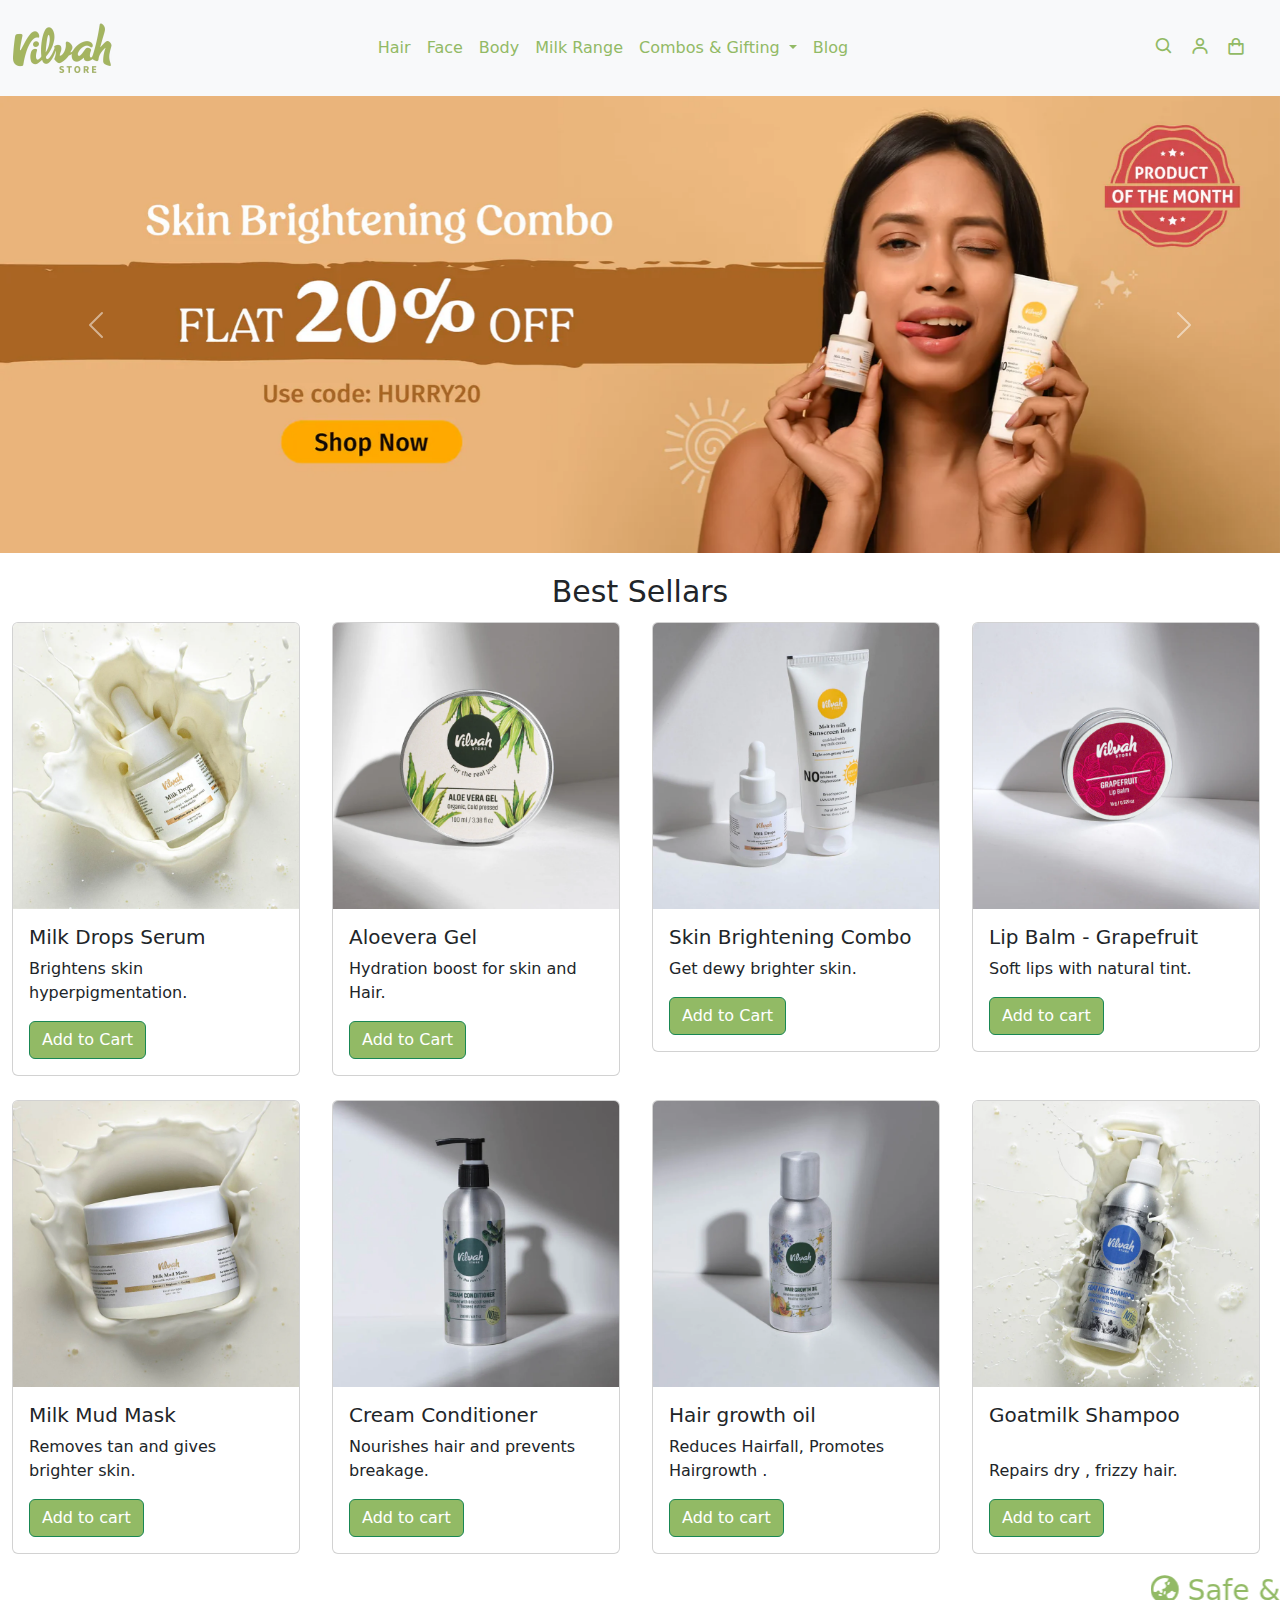
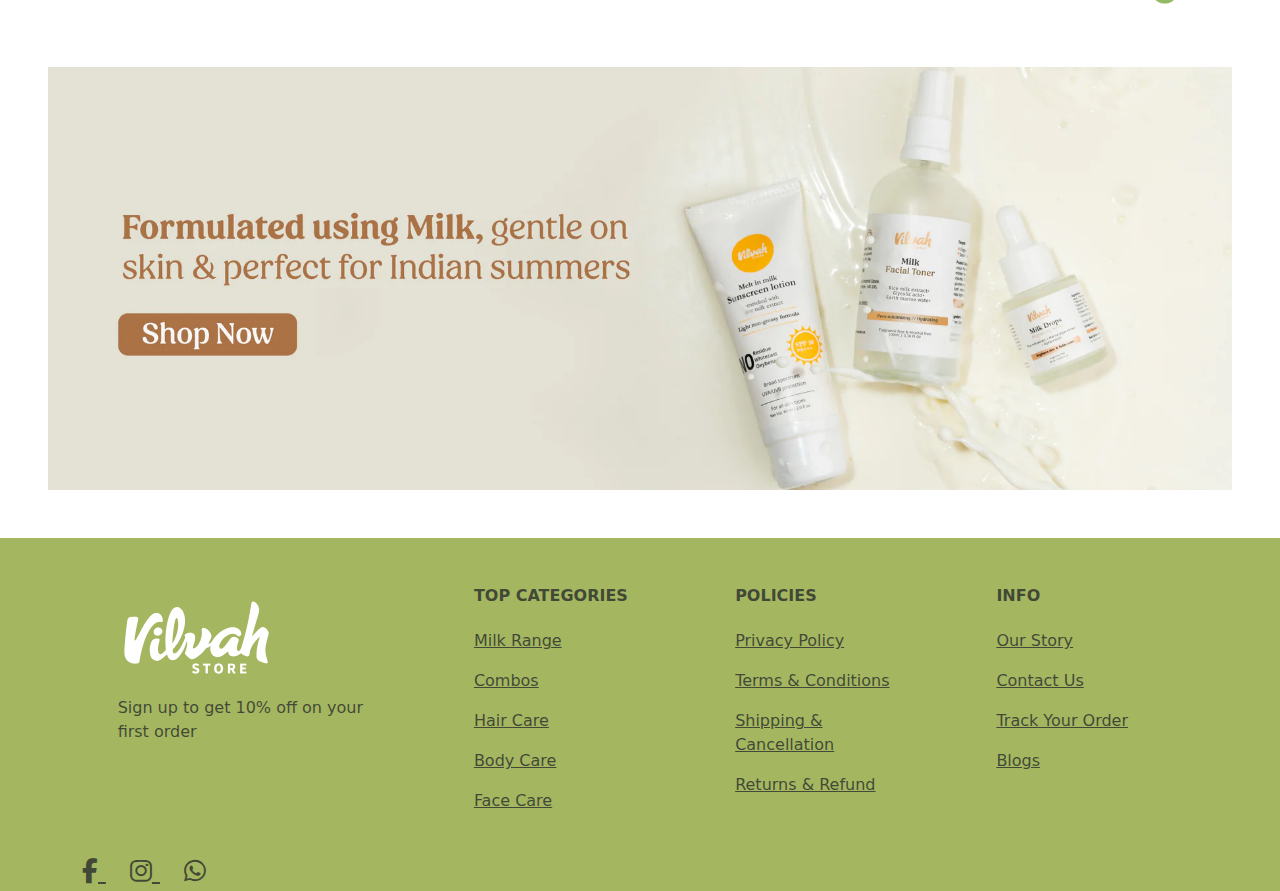
<file: index.html>
<!DOCTYPE html>
<html lang="en">
<head>
    <meta charset="UTF-8">
    <meta name="viewport" content="width=device-width, initial-scale=1.0">
    <link rel="icon" href="images/vilvah2.png">
    <title>Vilvah Store</title>
    <link href="https://cdn.jsdelivr.net/npm/bootstrap@5.3.2/dist/css/bootstrap.min.css" rel="stylesheet">
    <link rel="stylesheet" href="style.css">
 <script src="https://cdn.jsdelivr.net/npm/bootstrap@5.3.2/dist/js/bootstrap.bundle.min.js"></script>
 <link rel="stylesheet"  href="https://unpkg.com/boxicons@latest/css/boxicons.min.css">
 <link rel="stylesheet" href="https://cdnjs.cloudflare.com/ajax/libs/font-awesome/6.5.2/css/all.min.css">


</head>
<body>
    <nav class="navbar navbar-expand-lg bg-body-tertiary">
  <div class="container-fluid">
    <a class="navbar-brand" href="index.html"><img src="images/vilvah logo.png" width="100px"></a>
    <button class="navbar-toggler" type="button" data-bs-toggle="collapse" data-bs-target="#navbarSupportedContent" aria-controls="navbarSupportedContent" aria-expanded="false" aria-label="Toggle navigation">
      <span class="navbar-toggler-icon"></span>
    </button>
    <div class="collapse navbar-collapse" id="navbarSupportedContent">
      <ul class="navbar-nav mx-auto mb-2 mb-lg-0">
        <li class="nav-item">
          <a class="nav-link active" style="color: #92ba65;" aria-current="page" href="hair.html">Hair</a>
        </li>
        <li class="nav-item">
          <a class="nav-link" style="color: #92ba65;" href="face.html">Face</a>
        </li>
        <li class="nav-item">
            <a class="nav-link" style="color: #92ba65;" href="body.html">Body</a>
          </li>
          <li class="nav-item">
            <a class="nav-link" style="color: #92ba65;" href="milkrange.html">Milk Range</a>
          </li>
        <li class="nav-item dropdown">
          <a class="nav-link dropdown-toggle" style="color: #92ba65;" href="combo.html" role="button" data-bs-toggle="dropdown" aria-expanded="false">
            Combos & Gifting
          </a>
          <ul class="dropdown-menu">
            <li><a class="dropdown-item" href="#">Face Care Combo</a></li>
            <li><a class="dropdown-item" href="#">Hair Care Combo</a></li>
            <li><a class="dropdown-item" href="#">Lip Care Combo</a></li>
            <li><hr class="dropdown-divider"></li>
            <li><a class="dropdown-item" href="#">Milk Giftset - EveryDay care</a></li>
            <li><a class="dropdown-item" href="#">BestSellers Gift</a></li>
          </ul>
        </li>
        <li class="nav-item">
          <a class="nav-link" style="color: #92ba65;" href="blog.html" aria-current="true">Blog</a>
        </li>
      </ul>
      <ul class="navbar-nav sm-icons fs-5 ps-5 " role="search" >
        <a class="nav-link" style="color: #92ba65;"><i class='bx bx-search'></i></a>
        <a class="nav-link" href="login.html" style="color: #92ba65;"><i class='bx bx-user'></i></a>
        <a class="nav-link" href="" style="color: #92ba65; width: 50px;"><i class='bx bx-shopping-bag' ></i></a>
      </ul>
    </div>
  </div>
</nav>
<div id="carouselExample" class="carousel slide">
    <div class="carousel-inner">
      <div class="carousel-item active">
        <img src="images/banner2.png" class="d-block w-100" alt="...">
      </div>
      <div class="carousel-item">
        <img src="images/banner1.png" class="d-block w-100" alt="...">
      </div>
      <div class="carousel-item">
        <img src="images/banner3.png" class="d-block w-100" alt="...">
      </div>
      <div class="carousel-item">
        <img src="images/banner4.png" class="d-block w-100" alt="...">
      </div>
    </div>
    <button class="carousel-control-prev" type="button" data-bs-target="#carouselExample" data-bs-slide="prev">
      <span class="carousel-control-prev-icon" aria-hidden="true"></span>
      <span class="visually-hidden">Previous</span>
    </button>
    <button class="carousel-control-next" type="button" data-bs-target="#carouselExample" data-bs-slide="next">
      <span class="carousel-control-next-icon" aria-hidden="true"></span>
      <span class="visually-hidden">Next</span>
    </button>
  </div>
<!--------products--------->
<div class="container-fluid " >
  <div class="heading mt-3 mb-2" style="text-align: center; font-size: 30px; font-weight: 500;" > Best Sellars</div>
  <div class="row row-cols-1 row-cols-md-3 g-4">
    <div class="col-md-3 h-100">
      <div class="card" style="width: 18rem;">
        <img src="images/product-1.png" class="card-img-top" alt="...">
        <div class="card-body">
          <h5 class="card-title">Milk Drops Serum</h5>
          <p class="card-text">Brightens skin  hyperpigmentation.</p>
          <a href="#" class="btn btn-success" style="background-color: #92ba65;">Add to Cart</a>
        </div>
      </div>
    </div>
    <div class="col-md-3">
      <div class="card" style="width: 18rem;">
        <img src="images/product-2.png" class="card-img-top" alt="...">
        <div class="card-body">
          <h5 class="card-title">Aloevera Gel</h5>
          <p class="card-text">Hydration boost for skin and Hair.</p>
          <a href="#" class="btn btn-success" style="background-color: #92ba65;">Add to Cart</a>
        </div>
      </div>
    </div>
    <div class="col-md-3">
      <div class="card" style="width: 18rem;">
        <img src="images/product-3.png" class="card-img-top" alt="...">
        <div class="card-body">
          <h5 class="card-title">Skin Brightening Combo</h5>
          <p class="card-text">Get dewy brighter skin.</p>
          <a href="#" class="btn btn-success" style="background-color: #92ba65;">Add to Cart</a>
        </div>
      </div>
    </div>
    <div class="col-md-3">
      <div class="card" style="width: 18rem;">
        <img src="images/product-4.png" class="card-img-top" alt="...">
        <div class="card-body">
          <h5 class="card-title">Lip Balm - Grapefruit</h5>
          <p class="card-text">Soft lips with natural tint.</p>
          <a href="#" class="btn btn-success" style="background-color: #92ba65;">Add to cart</a>
        </div>
      </div>
    </div>
    <div class="col-md-3">
      <div class="card" style="width: 18rem;">
        <img src="images/product-5.png" class="card-img-top" alt="...">
        <div class="card-body">
          <h5 class="card-title">Milk Mud Mask</h5>
          <p class="card-text">Removes tan and gives brighter skin.</p>
          <a href="#"  class="btn btn-success" style="background-color: #92ba65;">Add to cart</a>
        </div>
      </div>
    </div>
    <div class="col-md-3">
      <div class="card" style="width: 18rem;"> 
        <img src="images/product-6.png" class="card-img-top" alt="...">
        <div class="card-body">
          <h5 class="card-title">Cream Conditioner</h5>
          <p class="card-text">Nourishes hair and prevents breakage.</p>
          <a href="#" class="btn btn-success" style="background-color: #92ba65;">Add to cart</a>
        </div>
      </div>
    </div>
    <div class="col-md-3">
      <div class="card" style="width: 18rem;">
        <img src="images/product-7.png" class="card-img-top" alt="...">
        <div class="card-body">
          <h5 class="card-title">Hair growth oil</h5>
          <p class="card-text">Reduces Hairfall, Promotes Hairgrowth .</p>
          <a href="#" class="btn btn-success" style="background-color: #92ba65;">Add to cart</a>
        </div>
      </div>
    </div>
    <div class="col-md-3">
      <div class="card h-100" style="width: 18rem;">
        <img src="images/product-8.png" class="card-img-top" alt="...">
        <div class="card-body">
          <h5 class="card-title">Goatmilk Shampoo</h5> <br>
          <p class="card-text">Repairs dry , frizzy hair.</p>
          <a href="#" class="btn btn-success" style="background-color: #92ba65;">Add to cart</a>
        </div>
      </div>
    </div>
  </div>
</div>
<!------------marquee text----------->
<marquee class="fs-3 mt-3 "  width="100%" direction="left" behavior="scroll" scrollamount="15" style="color: #92ba65; ">
  <span ><i class="fa-solid fa-earth-asia"></i> Safe & Sustainable      </span>
  <span > <i class="fa-brands fa-react"></i> High Performance Formulation </span>
  <span><i class="fa-solid fa-sun"></i> For the real you </span>
   <span><i class="fa-solid fa-droplet"></i> Binge on milk   </span>
</marquee>


<!-------------small banner----------------->
<div class="rounded-10 m-5"><img src="images/small-banner.png" class="img-fluid" >
</div>
<!--------footer--------->
<footer class="text-center text-lg-start bg-body-tertiary text-muted " >
   
   <section class="mt-5" style="background-color: #a4b660;">
    <div class="container text-center text-md-start ">
      <div class="row ">
        <div class="col-md-3 col-lg-4 col-xl-3 mx-auto mb-4 mt-5">
          <img src="images/white-logo.png" alt="">
          <p>Sign up to get 10% off on your first order</p>
        </div>
        <div class="col-md-2 col-lg-2 col-xl-2 mx-auto mb-4 mt-5">
          <h6 class="text-uppercase fw-bold mb-4">Top Categories</h6>
           <p>
            <a href="#" class="text-reset">Milk Range</a>
           </p>
           <p><a href="#" class="text-reset">Combos</a></p>
           <p><a href="#" class="text-reset">Hair Care</a></p>
           <p><a href="#" class="text-reset">Body Care</a></p>
           <p><a href="#" class="text-reset">Face Care</a></p>
        </div>
        <div class="col-md-3 col-lg-2 col-xl-2 mx-auto mb-4 mt-5">
          <h6 class="text-uppercase fw-bold mb-4">policies</h6>
            <p>
              <a href="#" class="text-reset">Privacy Policy</a>
            </p>
            <p><a href="#" class="text-reset">Terms & Conditions</a></p>
            <p><a href="#" class="text-reset">Shipping & Cancellation</a></p>
            <p><a href="#" class="text-reset">Returns & Refund</a></p>
          </div>
          <div class="col-md-3 col-lg-2 col-xl-2 mx-auto mb-4 mt-5">
            <h6 class="text-uppercase fw-bold mb-4">Info</h6>
            <p><a href="#" class="text-reset">Our Story</a></p>
            <p><a href="#" class="text-reset">Contact Us</a></p>
            <p><a href="#" class="text-reset">Track Your Order</a></p>
            <p><a href="#" class="text-reset">Blogs</a></p>
      </div>
      <div style="font-size: 25px;">
        <a href="" class="me-4 text-reset" >
          <i class="fab fa-facebook-f"></i>
        </a>
        <a href="" class="me-4 text-reset">
          <i class="fab fa-instagram"></i>
        </a>
        <a href="" class="me-4 text-reset">
          <i class="fab fa-whatsapp"></i>
        </a>
    </div>
    </div>
   </section>
</footer>

</body>
</html>
</file>
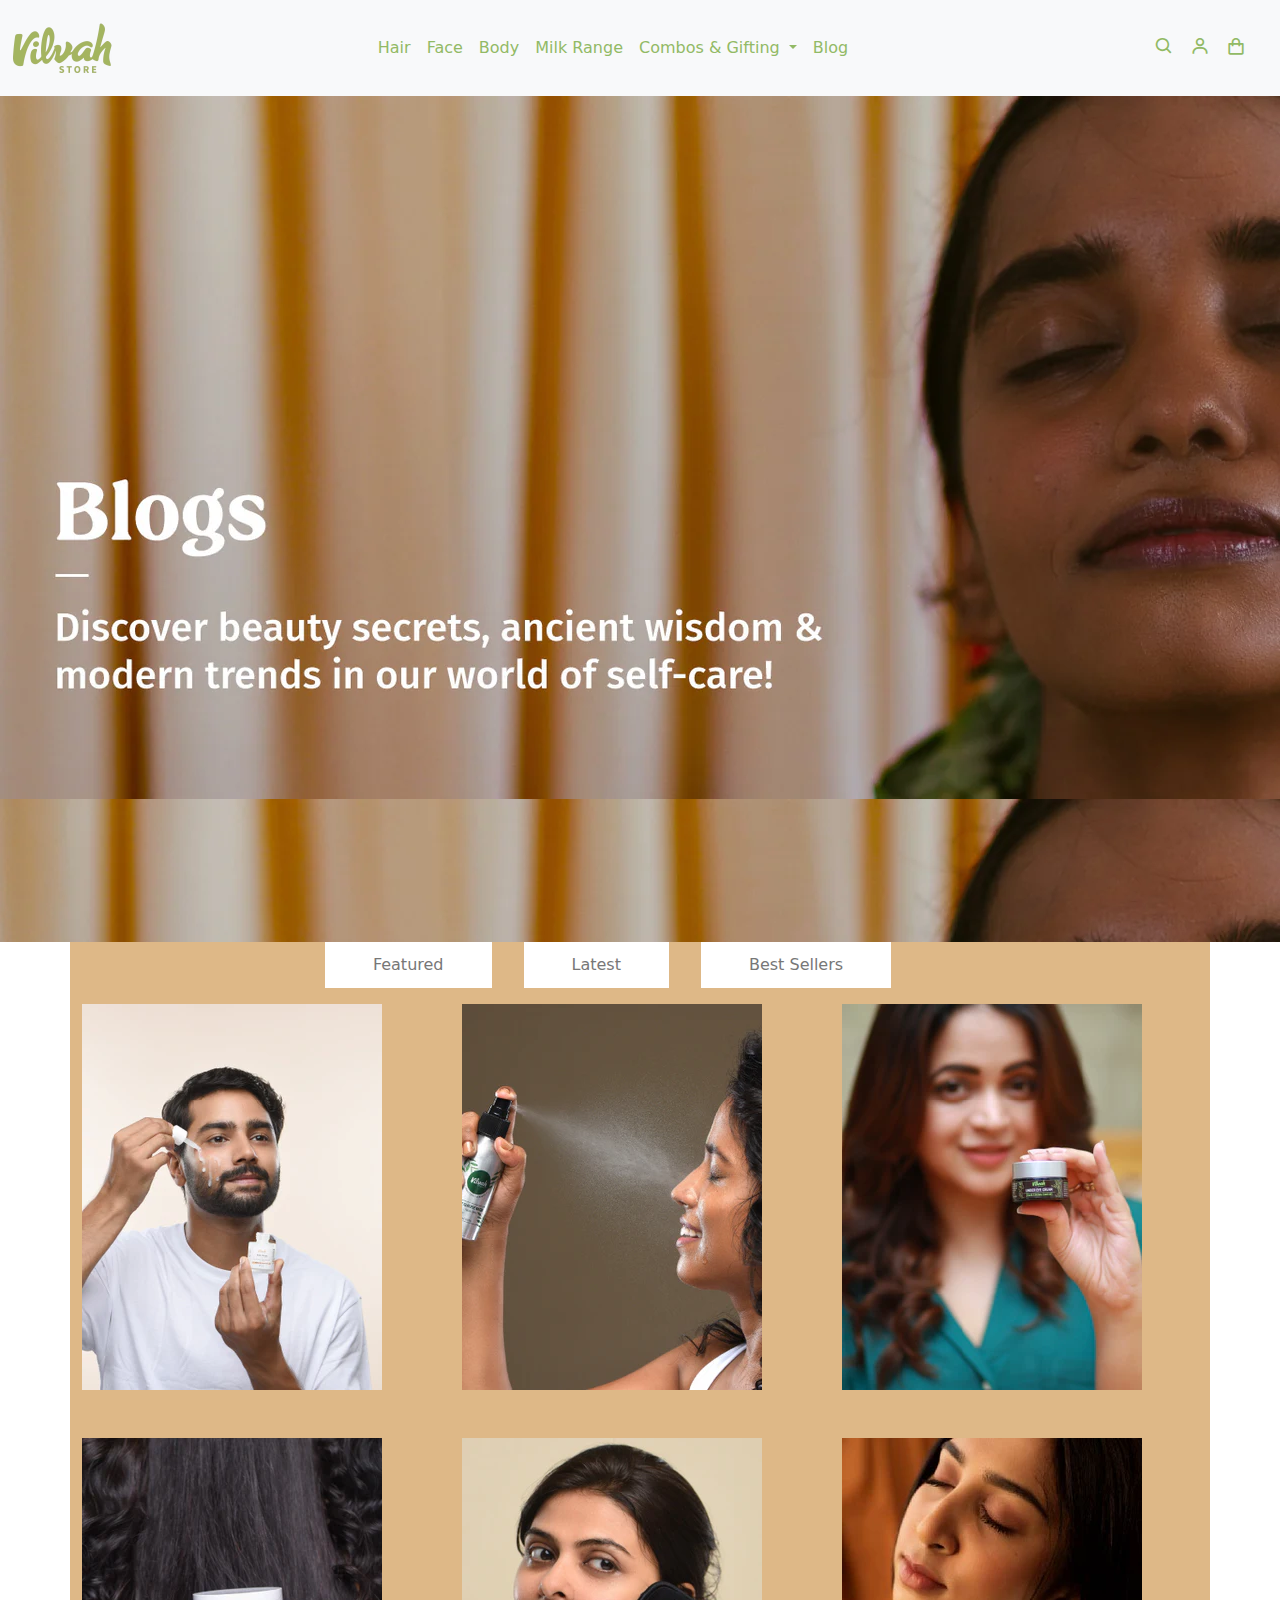
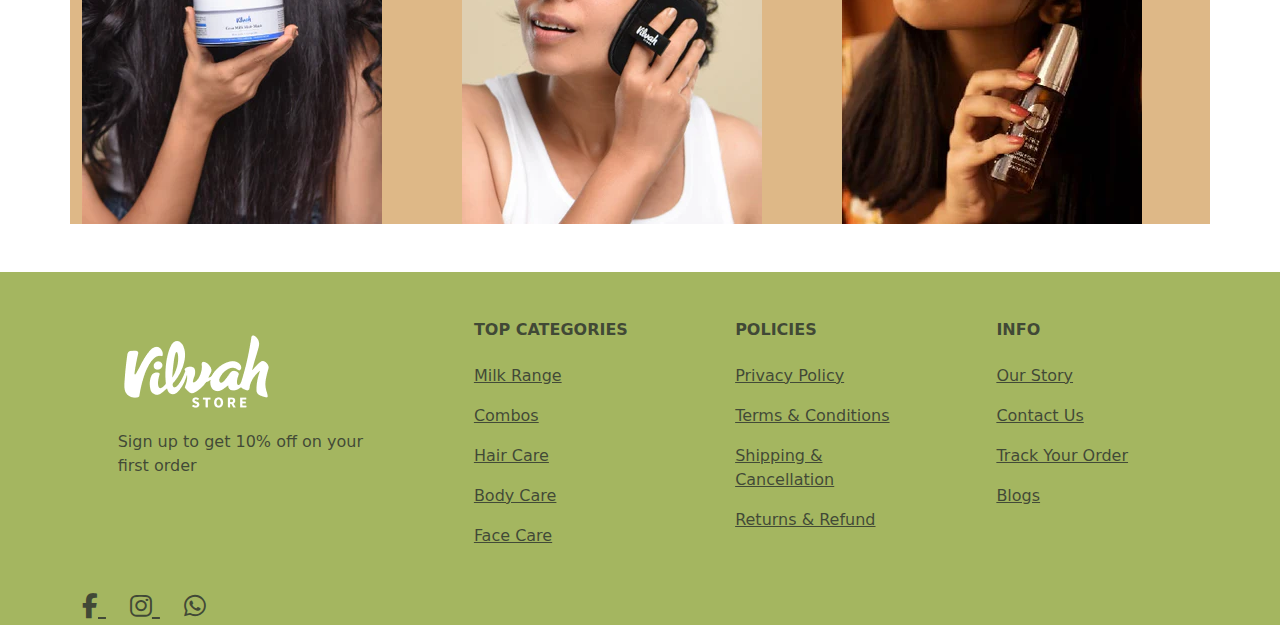
<file: blog.html>
<!DOCTYPE html>
<html lang="en">
<head>
    <meta charset="UTF-8">
    <meta name="viewport" content="width=device-width, initial-scale=1.0">
    <link rel="icon" href="images/vilvah2.png">
    <title>Blog post</title>
    <link href="https://cdn.jsdelivr.net/npm/bootstrap@5.3.2/dist/css/bootstrap.min.css" rel="stylesheet">
    <link rel="stylesheet" href="style.css">
 <script src="https://cdn.jsdelivr.net/npm/bootstrap@5.3.2/dist/js/bootstrap.bundle.min.js"></script>
 <link rel="stylesheet"  href="https://unpkg.com/boxicons@latest/css/boxicons.min.css">
 <link rel="stylesheet" href="https://cdnjs.cloudflare.com/ajax/libs/font-awesome/6.5.2/css/all.min.css">


</head>
<body>
    <nav class="navbar navbar-expand-lg bg-body-tertiary">
  <div class="container-fluid">
    <a class="navbar-brand" href="index.html"><img src="images/vilvah logo.png" width="100px"></a>
    <button class="navbar-toggler" type="button" data-bs-toggle="collapse" data-bs-target="#navbarSupportedContent" aria-controls="navbarSupportedContent" aria-expanded="false" aria-label="Toggle navigation">
      <span class="navbar-toggler-icon"></span>
    </button>
    <div class="collapse navbar-collapse" id="navbarSupportedContent">
      <ul class="navbar-nav mx-auto mb-2 mb-lg-0">
        <li class="nav-item">
          <a class="nav-link active" style="color: #92ba65;" aria-current="page" href="hair.html">Hair</a>
        </li>
        <li class="nav-item">
          <a class="nav-link" style="color: #92ba65;" href="face.html">Face</a>
        </li>
        <li class="nav-item">
            <a class="nav-link" style="color: #92ba65;" href="body.html">Body</a>
          </li>
          <li class="nav-item">
            <a class="nav-link" style="color: #92ba65;" href="milkrange.html">Milk Range</a>
          </li>
        <li class="nav-item dropdown">
          <a class="nav-link dropdown-toggle" style="color: #92ba65;" href="combo.html" role="button" data-bs-toggle="dropdown" aria-expanded="false">
            Combos & Gifting
          </a>
          <ul class="dropdown-menu">
            <li><a class="dropdown-item" href="#">Face Care Combo</a></li>
            <li><a class="dropdown-item" href="#">Hair Care Combo</a></li>
            <li><a class="dropdown-item" href="#">Lip Care Combo</a></li>
            <li><hr class="dropdown-divider"></li>
            <li><a class="dropdown-item" href="#">Milk Giftset - EveryDay care</a></li>
            <li><a class="dropdown-item" href="#">BestSellers Gift</a></li>
          </ul>
        </li>
        <li class="nav-item">
          <a class="nav-link" style="color: #92ba65;" aria-current="true">Blog</a>
        </li>
      </ul>
      <ul class="navbar-nav sm-icons fs-5 ps-5 " role="search" >
        <a class="nav-link" style="color: #92ba65;"><i class='bx bx-search'></i></a>
        <a class="nav-link" href="login.html" style="color: #92ba65;"><i class='bx bx-user'></i></a>
        <a class="nav-link" href="" style="color: #92ba65; width: 50px;"><i class='bx bx-shopping-bag' ></i></a>
      </ul>
    </div>
  </div>
</nav>

<div  class="bg-image"   style=" background-image: url(images/Blogs-banner.png); height: 94vh; "></div>
<div class="container" style="background-color: #deb887;">
    <div class="container-options">
        <span class="">Featured</span>
        <span>Latest</span>
        <span>Best Sellers</span> <br>
        <hr>
    </div>

    <div class="row">
      <div class="col-md-4">
        <img src="images/blog-1.png">
      </div>
      <div class="col-md-4">
        <img src="images/blog-2.png" alt="">
      </div>
      <div class="col-md-4">
        <img src="images/blog-3.png" alt="">
      </div>

      <div class="col-md-4 mt-5">
        <img src="images/blog-4.png">
      </div>
      <div class="col-md-4 mt-5">
        <img src="images/blog-5.png" alt="">
      </div>
      <div class="col-md-4 mt-5">
        <img src="images/blog-6.png" alt="">
      </div>
    </div>



</div>
<!--------footer--------->
<footer class="text-center text-lg-start bg-body-tertiary text-muted " >
   
  <section class="mt-5" style="background-color: #a4b660;">
   <div class="container text-center text-md-start ">
     <div class="row ">
       <div class="col-md-3 col-lg-4 col-xl-3 mx-auto mb-4 mt-5">
         <img src="images/white-logo.png" alt="">
         <p>Sign up to get 10% off on your first order</p>
       </div>
       <div class="col-md-2 col-lg-2 col-xl-2 mx-auto mb-4 mt-5">
         <h6 class="text-uppercase fw-bold mb-4">Top Categories</h6>
          <p>
           <a href="#" class="text-reset">Milk Range</a>
          </p>
          <p><a href="#" class="text-reset">Combos</a></p>
          <p><a href="#" class="text-reset">Hair Care</a></p>
          <p><a href="#" class="text-reset">Body Care</a></p>
          <p><a href="#" class="text-reset">Face Care</a></p>
       </div>
       <div class="col-md-3 col-lg-2 col-xl-2 mx-auto mb-4 mt-5">
         <h6 class="text-uppercase fw-bold mb-4">policies</h6>
           <p>
             <a href="#" class="text-reset">Privacy Policy</a>
           </p>
           <p><a href="#" class="text-reset">Terms & Conditions</a></p>
           <p><a href="#" class="text-reset">Shipping & Cancellation</a></p>
           <p><a href="#" class="text-reset">Returns & Refund</a></p>
         </div>
         <div class="col-md-3 col-lg-2 col-xl-2 mx-auto mb-4 mt-5">
           <h6 class="text-uppercase fw-bold mb-4">Info</h6>
           <p><a href="#" class="text-reset">Our Story</a></p>
           <p><a href="#" class="text-reset">Contact Us</a></p>
           <p><a href="#" class="text-reset">Track Your Order</a></p>
           <p><a href="#" class="text-reset">Blogs</a></p>
     </div>
     <div style="font-size: 25px;">
       <a href="" class="me-4 text-reset" >
         <i class="fab fa-facebook-f"></i>
       </a>
       <a href="" class="me-4 text-reset">
         <i class="fab fa-instagram"></i>
       </a>
       <a href="" class="me-4 text-reset">
         <i class="fab fa-whatsapp"></i>
       </a>
   </div>
   </div>
  </section>
</footer>




</body>
</html>
</file>
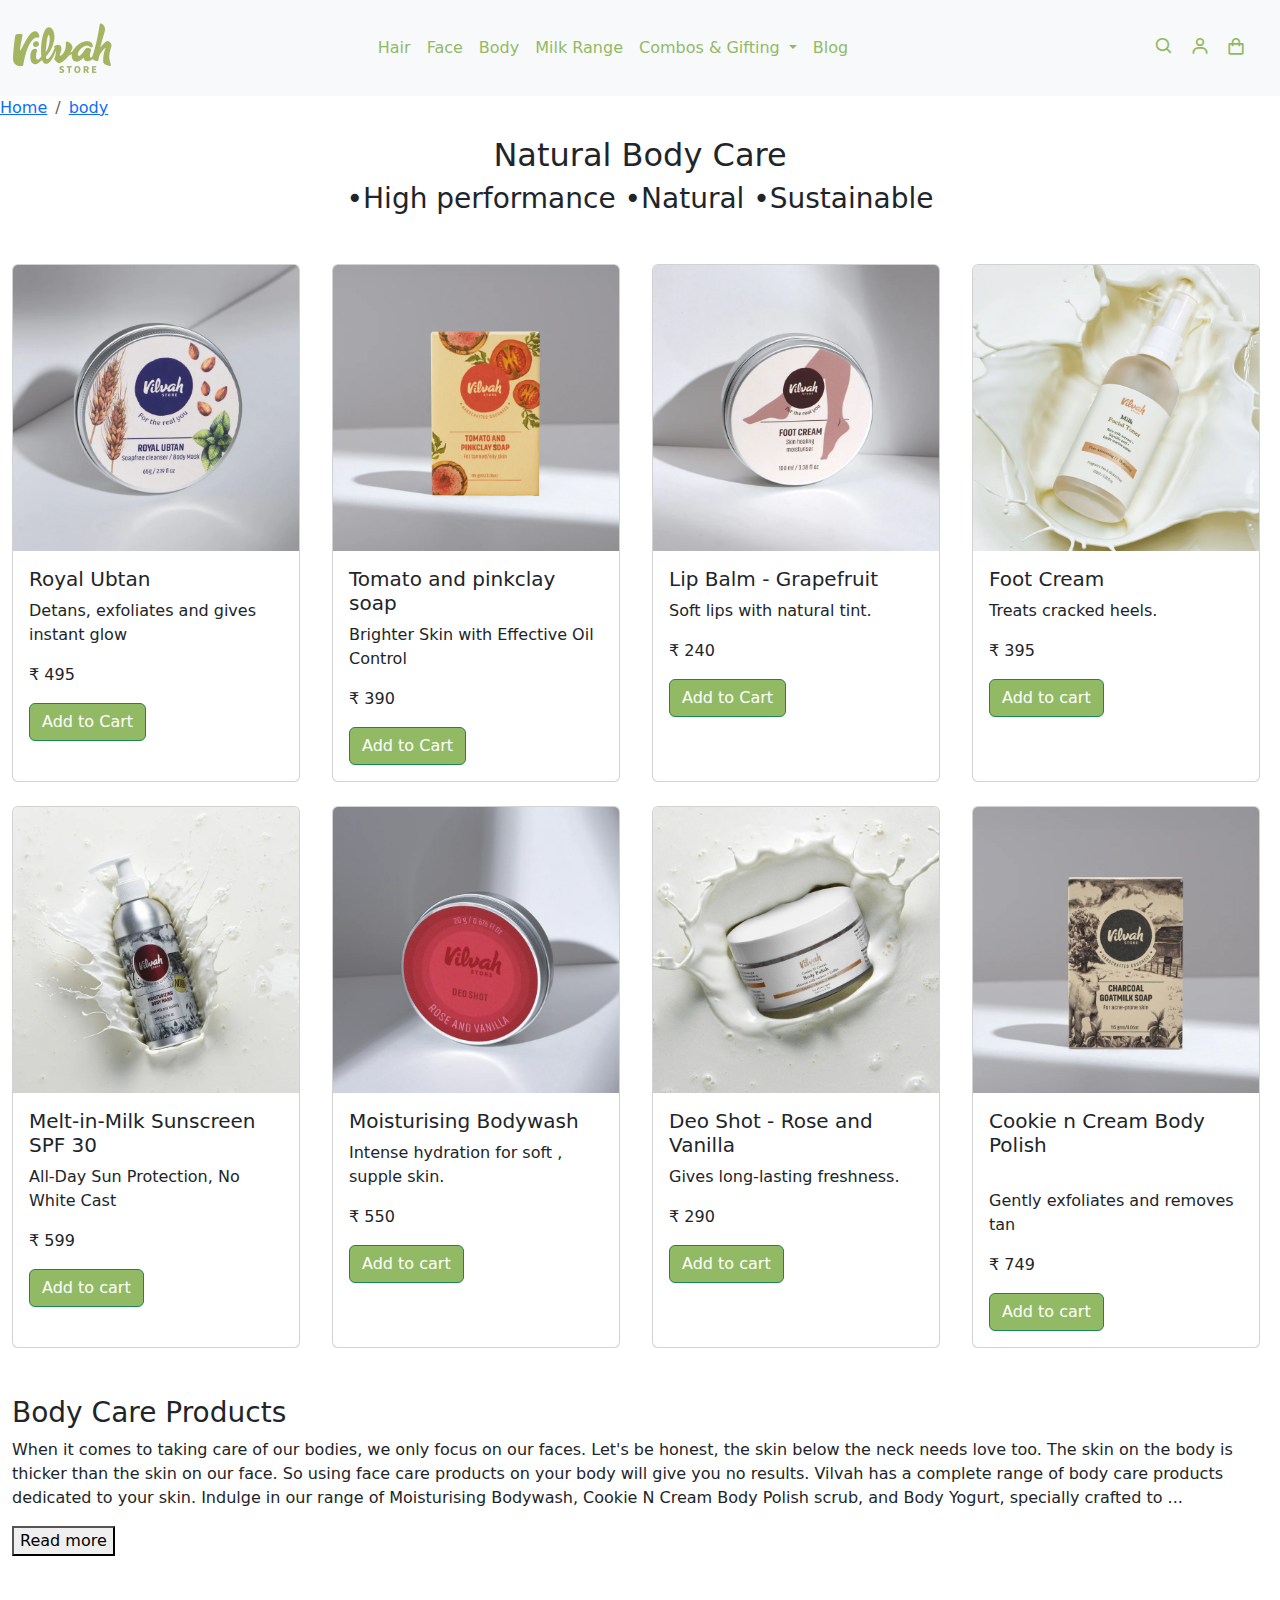
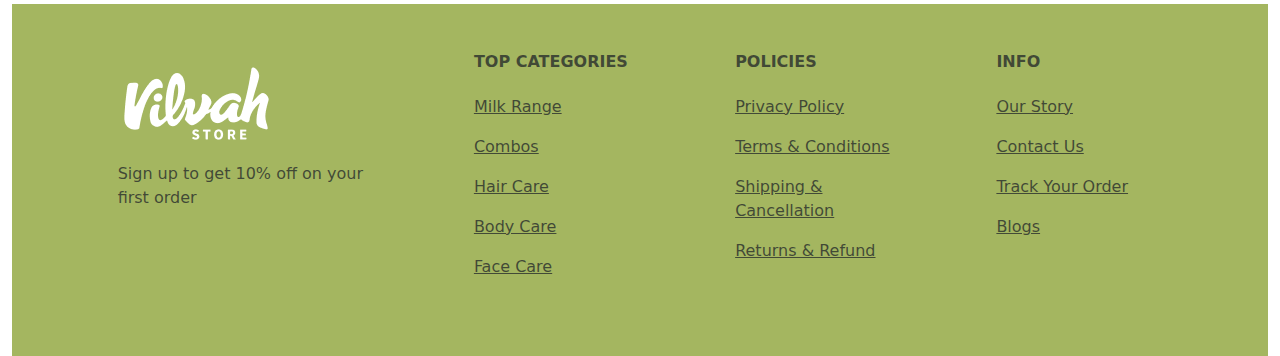
<file: body.html>
<!DOCTYPE html>
<html lang="en">
<head>
    <meta charset="UTF-8">
    <meta name="viewport" content="width=device-width, initial-scale=1.0">
    <link rel="icon" href="images/vilvah2.png">
    <title>Natural body care</title>
    <link rel="stylesheet" href="style.css">
    <link href="https://cdn.jsdelivr.net/npm/bootstrap@5.3.2/dist/css/bootstrap.min.css" rel="stylesheet">
 <script src="https://cdn.jsdelivr.net/npm/bootstrap@5.3.2/dist/js/bootstrap.bundle.min.js"></script>
 <link rel="stylesheet"  href="https://unpkg.com/boxicons@latest/css/boxicons.min.css">


</head>
<body>
    <nav class="navbar navbar-expand-lg bg-body-tertiary">
  <div class="container-fluid">
    <a class="navbar-brand" href="index.html"><img src="images/vilvah logo.png" width="100px"></a>
    <button class="navbar-toggler" type="button" data-bs-toggle="collapse" data-bs-target="#navbarSupportedContent" aria-controls="navbarSupportedContent" aria-expanded="false" aria-label="Toggle navigation">
      <span class="navbar-toggler-icon"></span>
    </button>
    <div class="collapse navbar-collapse" id="navbarSupportedContent">
      <ul class="navbar-nav mx-auto mb-2 mb-lg-0">
        <li class="nav-item">
          <a class="nav-link active" style="color: #92ba65;" aria-current="page" href="hair.html">Hair</a>
        </li>
        <li class="nav-item">
          <a class="nav-link" style="color: #92ba65;" href="face.html">Face</a>
        </li>
        <li class="nav-item">
            <a class="nav-link" style="color: #92ba65;" href="body.html">Body</a>
          </li>
          <li class="nav-item">
            <a class="nav-link" style="color: #92ba65;" href="milkrange.html">Milk Range</a>
          </li>
        <li class="nav-item dropdown">
          <a class="nav-link dropdown-toggle" style="color: #92ba65;" href="#" role="button" data-bs-toggle="dropdown" aria-expanded="false">
            Combos & Gifting
          </a>
          <ul class="dropdown-menu">
            <li><a class="dropdown-item" href="#">Face Care Combo</a></li>
            <li><a class="dropdown-item" href="#">Hair Care Combo</a></li>
            <li><a class="dropdown-item" href="#">Lip Care Combo</a></li>
            <li><hr class="dropdown-divider"></li>
            <li><a class="dropdown-item" href="#">Milk Giftset - EveryDay care</a></li>
            <li><a class="dropdown-item" href="#">BestSellers Gift</a></li>
          </ul>
        </li>
        <li class="nav-item">
          <a class="nav-link" style="color: #92ba65;" href="blog.html" aria-current="true">Blog</a>
        </li>
      </ul>
      <ul class="navbar-nav sm-icons fs-5 ps-5 " role="search" >
        <a class="nav-link" style="color: #92ba65;"><i class='bx bx-search'></i></a>
        <a class="nav-link" style="color: #92ba65;"><i class='bx bx-user'></i></a>
        <a class="nav-link" style="color: #92ba65; width: 50px;"><i class='bx bx-shopping-bag' ></i></a>
      </ul>
    </div>
  </div>
</nav>
<nav aria-label="breadcrumb">
    <ol class="breadcrumb">
      <li class="breadcrumb-item" style="color: #92ba65;"><a href="#">Home</a></li>
      <li class="breadcrumb-item active" style="color: #92ba65;"><a href="#">body</a></li>
    </ol>
  </nav>
 <!----------small header-------------->
 <h2 class="text-center">Natural Body Care</h2>
 <h3 class="text-center">•High performance •Natural •Sustainable</h3>
 
 
 <!--------products--------->
 <div class="container-fluid mt-5 " >
   <div class="row row-cols-1 row-cols-md-3 g-4">
     <div class="col-md-3 ">
       <div class="card h-100" style="width: 18rem;">
         <img src="images/product-b1.png" class="card-img-top" alt="...">
         <div class="card-body">
           <h5 class="card-title">Royal Ubtan</h5>
           <p class="card-text">Detans, exfoliates and gives instant glow</p>
           <p class="card-price"> ₹ 495</p>
           <a href="#" class="btn btn-success" style="background-color: #92ba65;">Add to Cart</a>
         </div>
       </div>
     </div>
     <div class="col-md-3">
       <div class="card h-100" style="width: 18rem;">
         <img src="images/product-b2.png" class="card-img-top" alt="...">
         <div class="card-body">
           <h5 class="card-title">Tomato and pinkclay soap</h5>
           <p class="card-text">Brighter Skin with Effective Oil Control</p>
           <p class="card-price">₹ 390</p>
           <a href="#" class="btn btn-success" style="background-color: #92ba65;">Add to Cart</a>
         </div>
       </div>
     </div>
     <div class="col-md-3">
       <div class="card h-100" style="width: 18rem;">
         <img src="images/product-b3.png" class="card-img-top" alt="...">
         <div class="card-body">
           <h5 class="card-title">Lip Balm - Grapefruit </h5>
           <p class="card-text">Soft lips with natural tint.</p>
           <p class="card-price">₹ 240</p>
           <a href="#" class="btn btn-success" style="background-color: #92ba65;">Add to Cart</a>
         </div>
       </div>
     </div>
     <div class="col-md-3">
       <div class="card h-100" style="width: 18rem;">
         <img src="images/product-f4.png" class="card-img-top" alt="...">
         <div class="card-body">
           <h5 class="card-title">Foot Cream</h5>
           <p class="card-text">Treats cracked heels.</p>
           <p class="card-price">₹ 395</p>
           <a href="#" class="btn btn-success" style="background-color: #92ba65;">Add to cart</a>
         </div>
       </div>
     </div>
     <div class="col-md-3">
       <div class="card h-100" style="width: 18rem;">
         <img src="images/product-b5.png" class="card-img-top" alt="...">
         <div class="card-body">
           <h5 class="card-title">Melt-in-Milk Sunscreen SPF 30 </h5>
           <p class="card-text">All-Day Sun Protection, No White Cast</p>
           <p class="card-price">₹ 599</p>
           <a href="#"  class="btn btn-success" style="background-color: #92ba65;">Add to cart</a>
         </div>
       </div>
     </div>
     <div class="col-md-3">
       <div class="card h-100" style="width: 18rem;"> 
         <img src="images/product-b6.png" class="card-img-top" alt="...">
         <div class="card-body">
           <h5 class="card-title">Moisturising Bodywash</h5>
           <p class="card-text">Intense hydration for soft , supple skin.</p>
           <p class="card-price">₹ 550</p>
           <a href="#" class="btn btn-success" style="background-color: #92ba65;">Add to cart</a>
         </div>
       </div>
     </div>
     <div class="col-md-3">
       <div class="card h-100" style="width: 18rem;">
         <img src="images/product-b7.png" class="card-img-top" alt="...">
         <div class="card-body">
           <h5 class="card-title">Deo Shot - Rose and Vanilla</h5>
           <p class="card-text">Gives long-lasting freshness.</p>
           <p class="card-price">₹ 290</p>
           <a href="#" class="btn btn-success" style="background-color: #92ba65;">Add to cart</a>
         </div>
       </div>
     </div>
     <div class="col-md-3">
       <div class="card h-100" style="width: 18rem;">
         <img src="images/product-b8.png" class="card-img-top" alt="...">
         <div class="card-body">
           <h5 class="card-title">Cookie n Cream Body Polish</h5> <br>
           <p class="card-text">Gently exfoliates and removes tan</p>
           <p class="card-price">₹ 749</p>
           <a href="#" class="btn btn-success" style="background-color: #92ba65;">Add to cart</a>
         </div>
       </div>
 
    </div>
 </div>
 
 <!----------- about hair product--------------->
  <div class="read-more-container mt-5">
   <h3>Body Care Products</h3>
   <p>
    When it comes to taking care of our bodies, we only focus on our faces. Let's be honest, the skin below the neck needs love too. The skin on the body is thicker than the skin on our face. So using face care products on your body will give you no results. Vilvah has a complete range of body care products dedicated to your skin. Indulge in our range of Moisturising Bodywash, Cookie N Cream Body Polish scrub, and Body Yogurt, specially crafted to
     <span id="dots">...</span><span id="more">  nourish, hydrate, and pamper your skin. The best body care products are made using natural, handpicked ingredients. It is gentle on your skin and gives it the nourishment it needs.
       require to put together a whole skincare regimen. <br>
      <b> Why Choose Organic Body Care Products </b><br>
      When choosing your body care product, pause and look at the ingredients used to make it. Checking the ingredients used in the product will help you pick the right products for yourself. An organic body care product does not contain active ingredients that may irritate or harm your skin. They are more gentle and aid in keeping your skin smooth and radiant. Vilvah body care products are made of natural ingredients and are free from harsh chemicals, artificial fragrances, and artificial colors. Natural body care has high-performing formulas and is result driven. You can sit back and keep adding the products to your cart without worries because all our products are tested. So you can be sure you're taking the greatest possible care of your skin. <br>
      <b>Aspects To Seek In Natural Body Care Products      </b><br>
      With markets flooded with body skin care brands, you must make the right purchase. Lookup for companies that sell certified items and do not make false claims. The products that come out of the Vilvah store are dermatologically tested and certified. We package our goods sustainably so that the empty bottles can be recycled after the product has been consumed. Whether you're looking for a treat for yourself or a thoughtful gift for someone special, our body care products are a perfect choice. Plus, they come in beautifully designed packaging that will look great in your bathroom or on your vanity. So go ahead and indulge, skin will thank you! <br>  
      <b>Where To Find The Best Body Care Products</b> <br>
      Now that you are planning to buy body care products online, check out the Vilvah store for face care and hair care products as well. Our best body moisturizer Mango Yogurt is rich and velvety, made with natural ingredients that penetrate deep into your skin, leaving it soft and supple. Our Melt-In-Milk Sunscreen SPF 50 is lightweight and non- greasy, perfect for everyday use to keep your skin moisturized and protected. Our Cookie N Cream Body Mask is gentle yet effective, with finely milled natural ingredients that buff away dead skin cells and reveal a radiant, glowing complexion. And Aloevera Gel is infused with natural ingredients that help to soothe, heal, and rejuvenate your skin, leaving it looking and feeling healthy and youthful. Your future self will thank you for taking care of your body care routine seriously. <br>   
    </span>
   </p>
       <button onclick="myFunction()" id="myBtn">Read more</button>
    
  </div>
 
 
   <!--------footer--------->
 <footer class="text-center text-lg-start bg-body-tertiary text-muted " >
    
   <section class="mt-5" style="background-color: #a4b660;">
    <div class="container text-center text-md-start ">
      <div class="row ">
        <div class="col-md-3 col-lg-4 col-xl-3 mx-auto mb-4 mt-5">
          <img src="images/white-logo.png" alt="">
          <p>Sign up to get 10% off on your first order</p>
        </div>
        <div class="col-md-2 col-lg-2 col-xl-2 mx-auto mb-4 mt-5">
          <h6 class="text-uppercase fw-bold mb-4">Top Categories</h6>
           <p>
            <a href="#" class="text-reset">Milk Range</a>
           </p>
           <p><a href="#" class="text-reset">Combos</a></p>
           <p><a href="#" class="text-reset">Hair Care</a></p>
           <p><a href="#" class="text-reset">Body Care</a></p>
           <p><a href="#" class="text-reset">Face Care</a></p>
        </div>
        <div class="col-md-3 col-lg-2 col-xl-2 mx-auto mb-4 mt-5">
          <h6 class="text-uppercase fw-bold mb-4">policies</h6>
            <p>
              <a href="#" class="text-reset">Privacy Policy</a>
            </p>
            <p><a href="#" class="text-reset">Terms & Conditions</a></p>
            <p><a href="#" class="text-reset">Shipping & Cancellation</a></p>
            <p><a href="#" class="text-reset">Returns & Refund</a></p>
          </div>
          <div class="col-md-3 col-lg-2 col-xl-2 mx-auto mb-4 mt-5">
            <h6 class="text-uppercase fw-bold mb-4">Info</h6>
            <p><a href="#" class="text-reset">Our Story</a></p>
            <p><a href="#" class="text-reset">Contact Us</a></p>
            <p><a href="#" class="text-reset">Track Your Order</a></p>
            <p><a href="#" class="text-reset">Blogs</a></p>
      </div>
      <div style="font-size: 25px;">
        <a href="" class="me-4 text-reset" >
          <i class="fab fa-facebook-f"></i>
        </a>
        <a href="" class="me-4 text-reset">
          <i class="fab fa-instagram"></i>
        </a>
        <a href="" class="me-4 text-reset">
          <i class="fab fa-whatsapp"></i>
        </a>
    </div>
    </div>
   </section>
 </footer>
 
 
 <!-----------script for read more--------------->
 <script>
   function myFunction() {
     var dots = document.getElementById("dots");
     var moreText = document.getElementById("more");
     var btnText = document.getElementById("myBtn");
   
     if (dots.style.display === "none") {
       dots.style.display = "inline";
       btnText.innerHTML = "Read more"; 
       moreText.style.display = "none";
     } else {
       dots.style.display = "none";
       btnText.innerHTML = "Read less"; 
       moreText.style.display = "inline";
     }
   }
   </script>
   
 



  
</body>
</html>
</file>
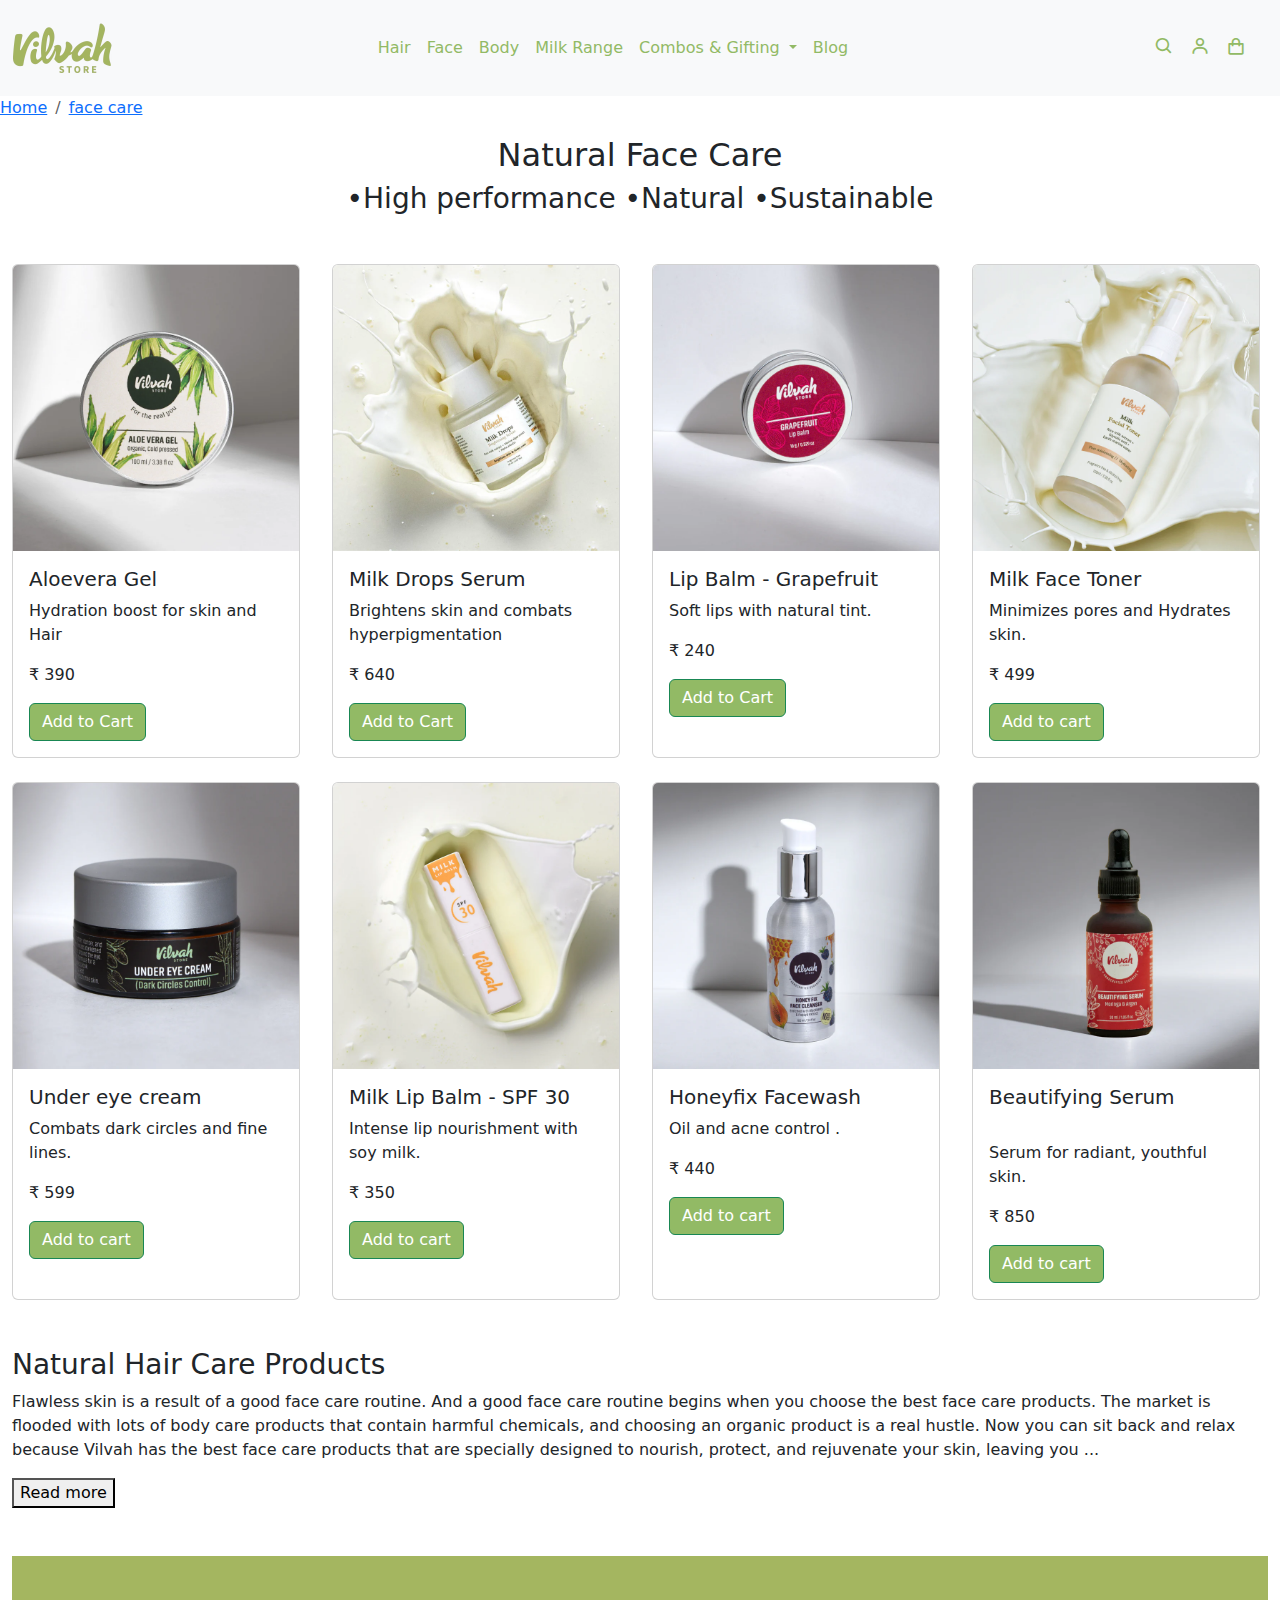
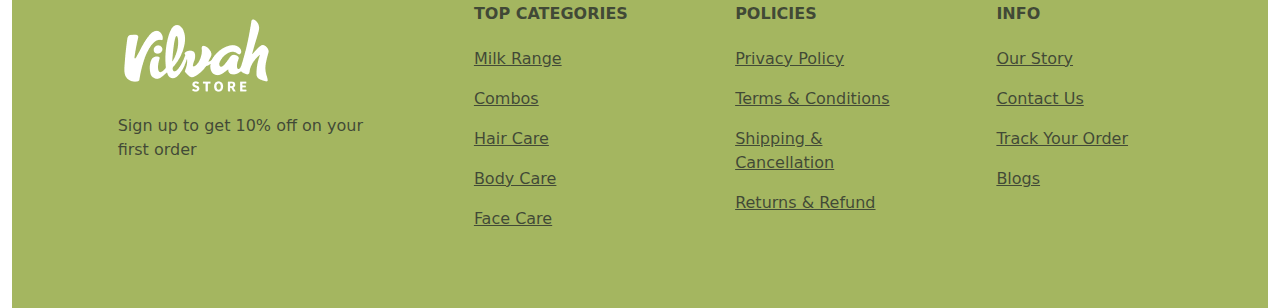
<file: face.html>
<!DOCTYPE html>
<html lang="en">
<head>
    <meta charset="UTF-8">
    <meta name="viewport" content="width=device-width, initial-scale=1.0">
    <link rel="icon" href="images/vilvah2.png">
    <title>Natural face care</title>
    <link rel="stylesheet" href="style.css">
    <link href="https://cdn.jsdelivr.net/npm/bootstrap@5.3.2/dist/css/bootstrap.min.css" rel="stylesheet">
 <script src="https://cdn.jsdelivr.net/npm/bootstrap@5.3.2/dist/js/bootstrap.bundle.min.js"></script>
 <link rel="stylesheet"  href="https://unpkg.com/boxicons@latest/css/boxicons.min.css">


</head>
<body>
    <nav class="navbar navbar-expand-lg bg-body-tertiary">
  <div class="container-fluid">
    <a class="navbar-brand" href="index.html"><img src="images/vilvah logo.png" width="100px"></a>
    <button class="navbar-toggler" type="button" data-bs-toggle="collapse" data-bs-target="#navbarSupportedContent" aria-controls="navbarSupportedContent" aria-expanded="false" aria-label="Toggle navigation">
      <span class="navbar-toggler-icon"></span>
    </button>
    <div class="collapse navbar-collapse" id="navbarSupportedContent">
      <ul class="navbar-nav mx-auto mb-2 mb-lg-0">
        <li class="nav-item">
          <a class="nav-link active" style="color: #92ba65;" aria-current="page" href="hair.html">Hair</a>
        </li>
        <li class="nav-item">
          <a class="nav-link" style="color: #92ba65;" href="face.html">Face</a>
        </li>
        <li class="nav-item">
            <a class="nav-link" style="color: #92ba65;" href="body.html">Body</a>
          </li>
          <li class="nav-item">
            <a class="nav-link" style="color: #92ba65;" href="milkrange.html">Milk Range</a>
          </li>
        <li class="nav-item dropdown">
          <a class="nav-link dropdown-toggle" style="color: #92ba65;" href="#" role="button" data-bs-toggle="dropdown" aria-expanded="false">
            Combos & Gifting
          </a>
          <ul class="dropdown-menu">
            <li><a class="dropdown-item" href="#">Face Care Combo</a></li>
            <li><a class="dropdown-item" href="#">Hair Care Combo</a></li>
            <li><a class="dropdown-item" href="#">Lip Care Combo</a></li>
            <li><hr class="dropdown-divider"></li>
            <li><a class="dropdown-item" href="#">Milk Giftset - EveryDay care</a></li>
            <li><a class="dropdown-item" href="#">BestSellers Gift</a></li>
          </ul>
        </li>
        <li class="nav-item">
          <a class="nav-link" style="color: #92ba65;" href="blog.html" aria-current="true">Blog</a>
        </li>
      </ul>
      <ul class="navbar-nav sm-icons fs-5 ps-5 " role="search" >
        <a class="nav-link" style="color: #92ba65;"><i class='bx bx-search'></i></a>
        <a class="nav-link" style="color: #92ba65;"><i class='bx bx-user'></i></a>
        <a class="nav-link" style="color: #92ba65; width: 50px;"><i class='bx bx-shopping-bag' ></i></a>
      </ul>
    </div>
  </div>
</nav>
<nav aria-label="breadcrumb">
    <ol class="breadcrumb">
      <li class="breadcrumb-item" style="color: #92ba65;"><a href="#">Home</a></li>
      <li class="breadcrumb-item active" style="color: #92ba65;"><a href="#">face care</a></li>
      
    </ol>
  </nav>

  <!----------small header-------------->
<h2 class="text-center">Natural Face Care</h2>
<h3 class="text-center">•High performance •Natural •Sustainable</h3>


<!--------products--------->
<div class="container-fluid mt-5 " >
  <div class="row row-cols-1 row-cols-md-3 g-4">
    <div class="col-md-3 ">
      <div class="card h-100" style="width: 18rem;">
        <img src="images/product-f1.png" class="card-img-top" alt="...">
        <div class="card-body">
          <h5 class="card-title">Aloevera Gel</h5>
          <p class="card-text">Hydration boost for skin and Hair</p>
          <p class="card-price"> ₹ 390</p>
          <a href="#" class="btn btn-success" style="background-color: #92ba65;">Add to Cart</a>
        </div>
      </div>
    </div>
    <div class="col-md-3">
      <div class="card h-100" style="width: 18rem;">
        <img src="images/product-f2.png" class="card-img-top" alt="...">
        <div class="card-body">
          <h5 class="card-title">Milk Drops Serum</h5>
          <p class="card-text">Brightens skin and combats hyperpigmentation</p>
          <p class="card-price">₹ 640</p>
          <a href="#" class="btn btn-success" style="background-color: #92ba65;">Add to Cart</a>
        </div>
      </div>
    </div>
    <div class="col-md-3">
      <div class="card h-100" style="width: 18rem;">
        <img src="images/product-f3.png" class="card-img-top" alt="...">
        <div class="card-body">
          <h5 class="card-title">Lip Balm - Grapefruit </h5>
          <p class="card-text">Soft lips with natural tint.</p>
          <p class="card-price">₹ 240</p>
          <a href="#" class="btn btn-success" style="background-color: #92ba65;">Add to Cart</a>
        </div>
      </div>
    </div>
    <div class="col-md-3">
      <div class="card h-100" style="width: 18rem;">
        <img src="images/product-f4.png" class="card-img-top" alt="...">
        <div class="card-body">
          <h5 class="card-title">Milk Face Toner</h5>
          <p class="card-text">Minimizes pores and Hydrates skin.</p>
          <p class="card-price">₹ 499</p>
          <a href="#" class="btn btn-success" style="background-color: #92ba65;">Add to cart</a>
        </div>
      </div>
    </div>
    <div class="col-md-3">
      <div class="card h-100" style="width: 18rem;">
        <img src="images/product-f5.png" class="card-img-top" alt="...">
        <div class="card-body">
          <h5 class="card-title">Under eye cream </h5>
          <p class="card-text">Combats dark circles and fine lines.</p>
          <p class="card-price">₹ 599</p>
          <a href="#"  class="btn btn-success" style="background-color: #92ba65;">Add to cart</a>
        </div>
      </div>
    </div>
    <div class="col-md-3">
      <div class="card h-100" style="width: 18rem;"> 
        <img src="images/product-f6.png" class="card-img-top" alt="...">
        <div class="card-body">
          <h5 class="card-title">Milk Lip Balm - SPF 30</h5>
          <p class="card-text">Intense lip nourishment with soy milk.</p>
          <p class="card-price">₹ 350</p>
          <a href="#" class="btn btn-success" style="background-color: #92ba65;">Add to cart</a>
        </div>
      </div>
    </div>
    <div class="col-md-3">
      <div class="card h-100" style="width: 18rem;">
        <img src="images/product-f7.png" class="card-img-top" alt="...">
        <div class="card-body">
          <h5 class="card-title">Honeyfix Facewash</h5>
          <p class="card-text">Oil and acne control .</p>
          <p class="card-price">₹ 440</p>
          <a href="#" class="btn btn-success" style="background-color: #92ba65;">Add to cart</a>
        </div>
      </div>
    </div>
    <div class="col-md-3">
      <div class="card h-100" style="width: 18rem;">
        <img src="images/product-f8.png" class="card-img-top" alt="...">
        <div class="card-body">
          <h5 class="card-title">Beautifying Serum</h5> <br>
          <p class="card-text">Serum for radiant, youthful skin.</p>
          <p class="card-price">₹ 850</p>
          <a href="#" class="btn btn-success" style="background-color: #92ba65;">Add to cart</a>
        </div>
      </div>

   </div>
</div>

<!----------- about hair product--------------->
 <div class="read-more-container mt-5">
  <h3>Natural Hair Care Products</h3>
  <p>
    Flawless skin is a result of a good face care routine. And a good face care routine begins when you choose the best face care products. The market is flooded with lots of body care products that contain harmful chemicals, and choosing an organic product is a real hustle. Now you can sit back and relax because Vilvah has the best face care products that are specially designed to nourish, protect, 
    and rejuvenate your skin, leaving you
    <span id="dots">...</span><span id="more">with a healthy, glowing complexion. The face care range includes a variety of products that cater to different skin types and concerns. From Honey fix Facewash to Rosewater Facial Toners, Beautifying Serum to Ultra Moisturizer Cream, and Melt-In-Milk Sunscreen SPF 50. We offer everything you 
      require to put together a whole skincare regimen. <br>
     <b> Why go for natural face care products </b><br>
      When planning to invest in a good face care product, it is high time that you go for natural face products. Because it does not contain any active ingredient that might harm or irritate your skin. All Vilvah products are safe for even the most sensitive skin types and free of harmful chemicals. Our products are free of artificial fragrance and artificial color. There is no need for second thoughts because our products are dermatologically tested. We strongly believe in the power of natural products and have chosen each one with care to provide you with the best results. Try face products right away and experience the transformational power of Vilvah natural skincare products online. Your skin will thank you for it! <br>
      <b>What to look for in your natural face care products</b><br>
       Now that you have chosen natural face care products, there are certain factors that you must look into before you buy one. There are so many brands out there that make many fake claims with unrealistic timelines. So you must make sure you have made the right purchase. And to find that, always look at whether your purchased product is certified. The ingredients used in the products must be listed on the label. Vilvah is a certified skincare brand that aids your skincare journey seamlessly. We sustainably pack our products, so that once the products are used, the empty bottles can be recycled. This way, we make sure our products are eco-friendly as well. <br>
      <b>Where to choose the best face care products</b> <br>
      There is nothing to worry about now that you are here and in the process of choosing the ideal product. Check out the Vilvah store online, to buy the ultimate solution for all your skin problems. Our gentle Cream Face Wash will remove impurities and excess oil without stripping your skin of its natural moisture. Our Teatree Water Facial Toner helps balance your skin's pH levels and aids in acne problems. Our Milk Drops Brightening Serum is packed with natural ingredients that penetrate deep into your skin to treat dark spots, fine lines, and wrinkles. Our Ultra Moisturising Cream is the ultimate hydration boost for your skin. Your one-store destination for skin and hair care products is one click away. <br>
    </span>
  </p>
      <button onclick="myFunction()" id="myBtn">Read more</button>
   
 </div>


  <!--------footer--------->
<footer class="text-center text-lg-start bg-body-tertiary text-muted " >
   
  <section class="mt-5" style="background-color: #a4b660;">
   <div class="container text-center text-md-start ">
     <div class="row ">
       <div class="col-md-3 col-lg-4 col-xl-3 mx-auto mb-4 mt-5">
         <img src="images/white-logo.png" alt="">
         <p>Sign up to get 10% off on your first order</p>
       </div>
       <div class="col-md-2 col-lg-2 col-xl-2 mx-auto mb-4 mt-5">
         <h6 class="text-uppercase fw-bold mb-4">Top Categories</h6>
          <p>
           <a href="#" class="text-reset">Milk Range</a>
          </p>
          <p><a href="#" class="text-reset">Combos</a></p>
          <p><a href="#" class="text-reset">Hair Care</a></p>
          <p><a href="#" class="text-reset">Body Care</a></p>
          <p><a href="#" class="text-reset">Face Care</a></p>
       </div>
       <div class="col-md-3 col-lg-2 col-xl-2 mx-auto mb-4 mt-5">
         <h6 class="text-uppercase fw-bold mb-4">policies</h6>
           <p>
             <a href="#" class="text-reset">Privacy Policy</a>
           </p>
           <p><a href="#" class="text-reset">Terms & Conditions</a></p>
           <p><a href="#" class="text-reset">Shipping & Cancellation</a></p>
           <p><a href="#" class="text-reset">Returns & Refund</a></p>
         </div>
         <div class="col-md-3 col-lg-2 col-xl-2 mx-auto mb-4 mt-5">
           <h6 class="text-uppercase fw-bold mb-4">Info</h6>
           <p><a href="#" class="text-reset">Our Story</a></p>
           <p><a href="#" class="text-reset">Contact Us</a></p>
           <p><a href="#" class="text-reset">Track Your Order</a></p>
           <p><a href="#" class="text-reset">Blogs</a></p>
     </div>
     <div style="font-size: 25px;">
       <a href="" class="me-4 text-reset" >
         <i class="fab fa-facebook-f"></i>
       </a>
       <a href="" class="me-4 text-reset">
         <i class="fab fa-instagram"></i>
       </a>
       <a href="" class="me-4 text-reset">
         <i class="fab fa-whatsapp"></i>
       </a>
   </div>
   </div>
  </section>
</footer>


<!-----------script for read more--------------->
<script>
  function myFunction() {
    var dots = document.getElementById("dots");
    var moreText = document.getElementById("more");
    var btnText = document.getElementById("myBtn");
  
    if (dots.style.display === "none") {
      dots.style.display = "inline";
      btnText.innerHTML = "Read more"; 
      moreText.style.display = "none";
    } else {
      dots.style.display = "none";
      btnText.innerHTML = "Read less"; 
      moreText.style.display = "inline";
    }
  }
  </script>
  












</body>
</html>
</file>
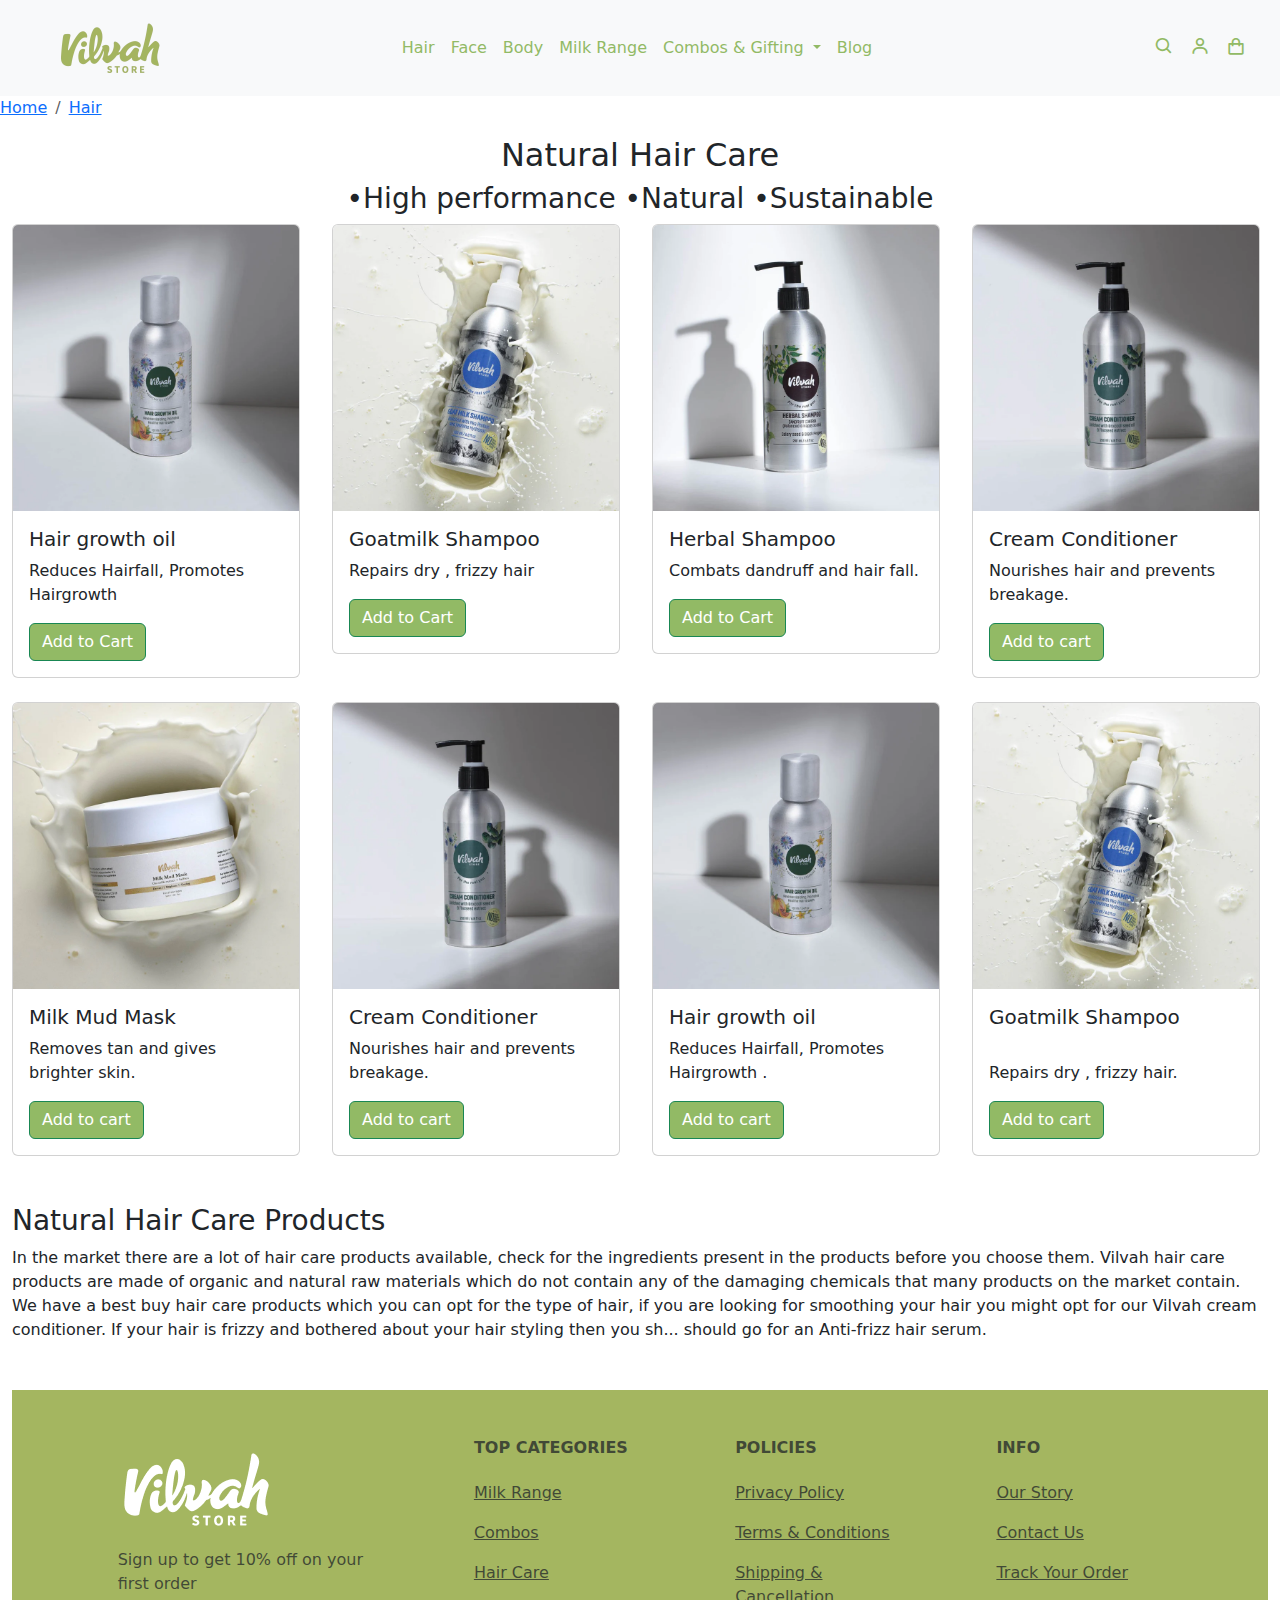
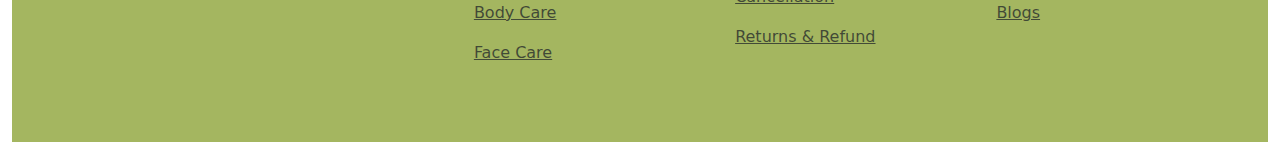
<file: hair.html>
<!DOCTYPE html>
<html lang="en">
<head>
    <meta charset="UTF-8">
    <meta name="viewport" content="width=device-width, initial-scale=1.0">
    <link rel="icon" href="images/vilvah2.png">
    <title> Natural hair care</title>
    <link rel="stylesheet" href="style.css">
    <link href="https://cdn.jsdelivr.net/npm/bootstrap@5.3.2/dist/css/bootstrap.min.css" rel="stylesheet">
 <script src="https://cdn.jsdelivr.net/npm/bootstrap@5.3.2/dist/js/bootstrap.bundle.min.js"></script>
 <link rel="stylesheet"  href="https://unpkg.com/boxicons@latest/css/boxicons.min.css">


</head>
<body>
    <nav class="navbar navbar-expand-lg bg-body-tertiary">
  <div class="container-fluid">
    <a class="navbar-brand ps-5" href="index.html"><img src="images/vilvah logo.png" width="100px"></a>
    <button class="navbar-toggler" type="button" data-bs-toggle="collapse" data-bs-target="#navbarSupportedContent" aria-controls="navbarSupportedContent" aria-expanded="false" aria-label="Toggle navigation">
      <span class="navbar-toggler-icon"></span>
    </button>
    <div class="collapse navbar-collapse" id="navbarSupportedContent">
      <ul class="navbar-nav mx-auto mb-2 mb-lg-0">
        <li class="nav-item">
          <a class="nav-link active" style="color: #92ba65;" aria-current="page" href="hair.html">Hair</a>
        </li>
        <li class="nav-item">
          <a class="nav-link" style="color: #92ba65;" href="face.html">Face</a>
        </li>
        <li class="nav-item">
            <a class="nav-link" style="color: #92ba65;" href="#">Body</a>
          </li>
          <li class="nav-item">
            <a class="nav-link" style="color: #92ba65;" href="#">Milk Range</a>
          </li>
        <li class="nav-item dropdown">
          <a class="nav-link dropdown-toggle" style="color: #92ba65;" href="#" role="button" data-bs-toggle="dropdown" aria-expanded="false">
            Combos & Gifting
          </a>
          <ul class="dropdown-menu">
            <li><a class="dropdown-item" href="#">Face Care Combo</a></li>
            <li><a class="dropdown-item" href="#">Hair Care Combo</a></li>
            <li><a class="dropdown-item" href="#">Lip Care Combo</a></li>
            <li><hr class="dropdown-divider"></li>
            <li><a class="dropdown-item" href="#">Milk Giftset - EveryDay care</a></li>
            <li><a class="dropdown-item" href="#">BestSellers Gift</a></li>
          </ul>
        </li>
        <li class="nav-item">
          <a class="nav-link" style="color: #92ba65;" href="blog.html" aria-current="true">Blog</a>
        </li>
      </ul>
      <ul class="navbar-nav sm-icons fs-5 ps-5 " role="search" >
        <a class="nav-link" style="color: #92ba65;"><i class='bx bx-search'></i></a>
        <a class="nav-link" style="color: #92ba65;"><i class='bx bx-user'></i></a>
        <a class="nav-link" style="color: #92ba65; width: 50px;"><i class='bx bx-shopping-bag' ></i></a>
      </ul>
    </div>
  </div>
</nav>
<nav aria-label="breadcrumb">
    <ol class="breadcrumb">
      <li class="breadcrumb-item" style="color: #92ba65;"><a href="#">Home</a></li>
      <li class="breadcrumb-item active" style="color: #92ba65;"><a href="#">Hair</a></li>
      
    </ol>
  </nav>

<!----------small header-------------->
<h2 class="text-center">Natural Hair Care</h2>
<h3 class="text-center">•High performance •Natural •Sustainable</h3>


<!--------products--------->
<div class="container-fluid " >
  <div class="row row-cols-1 row-cols-md-3 g-4">
    <div class="col-md-3 h-100">
      <div class="card" style="width: 18rem;">
        <img src="images/product-h1.png" class="card-img-top" alt="...">
        <div class="card-body">
          <h5 class="card-title">Hair growth oil</h5>
          <p class="card-text">Reduces Hairfall, Promotes Hairgrowth</p>
          <a href="#" class="btn btn-success" style="background-color: #92ba65;">Add to Cart</a>
        </div>
      </div>
    </div>
    <div class="col-md-3">
      <div class="card" style="width: 18rem;">
        <img src="images/product-h2.png" class="card-img-top" alt="...">
        <div class="card-body">
          <h5 class="card-title">Goatmilk Shampoo</h5>
          <p class="card-text">Repairs dry , frizzy hair</p>
          <a href="#" class="btn btn-success" style="background-color: #92ba65;">Add to Cart</a>
        </div>
      </div>
    </div>
    <div class="col-md-3">
      <div class="card" style="width: 18rem;">
        <img src="images/product-h3.png" class="card-img-top" alt="...">
        <div class="card-body">
          <h5 class="card-title">Herbal Shampoo </h5>
          <p class="card-text">Combats dandruff and hair fall.</p>
          <a href="#" class="btn btn-success" style="background-color: #92ba65;">Add to Cart</a>
        </div>
      </div>
    </div>
    <div class="col-md-3">
      <div class="card" style="width: 18rem;">
        <img src="images/product-h4.png" class="card-img-top" alt="...">
        <div class="card-body">
          <h5 class="card-title">Cream Conditioner</h5>
          <p class="card-text">Nourishes hair and prevents breakage.</p>
          <a href="#" class="btn btn-success" style="background-color: #92ba65;">Add to cart</a>
        </div>
      </div>
    </div>
    <div class="col-md-3">
      <div class="card" style="width: 18rem;">
        <img src="images/product-5.png" class="card-img-top" alt="...">
        <div class="card-body">
          <h5 class="card-title">Milk Mud Mask</h5>
          <p class="card-text">Removes tan and gives brighter skin.</p>
          <a href="#"  class="btn btn-success" style="background-color: #92ba65;">Add to cart</a>
        </div>
      </div>
    </div>
    <div class="col-md-3">
      <div class="card" style="width: 18rem;"> 
        <img src="images/product-6.png" class="card-img-top" alt="...">
        <div class="card-body">
          <h5 class="card-title">Cream Conditioner</h5>
          <p class="card-text">Nourishes hair and prevents breakage.</p>
          <a href="#" class="btn btn-success" style="background-color: #92ba65;">Add to cart</a>
        </div>
      </div>
    </div>
    <div class="col-md-3">
      <div class="card" style="width: 18rem;">
        <img src="images/product-7.png" class="card-img-top" alt="...">
        <div class="card-body">
          <h5 class="card-title">Hair growth oil</h5>
          <p class="card-text">Reduces Hairfall, Promotes Hairgrowth .</p>
          <a href="#" class="btn btn-success" style="background-color: #92ba65;">Add to cart</a>
        </div>
      </div>
    </div>
    <div class="col-md-3">
      <div class="card h-100" style="width: 18rem;">
        <img src="images/product-8.png" class="card-img-top" alt="...">
        <div class="card-body">
          <h5 class="card-title">Goatmilk Shampoo</h5> <br>
          <p class="card-text">Repairs dry , frizzy hair.</p>
          <a href="#" class="btn btn-success" style="background-color: #92ba65;">Add to cart</a>
        </div>
      </div>

   </div>
</div>

<!----------- about hair product--------------->
 <div class="read-more-container mt-5">
  <h3>Natural Hair Care Products</h3>
  <p>
    In the market there are a lot of hair care products available, check for the ingredients present in the products before you choose them. Vilvah hair care products are made of organic and natural raw materials which do not contain any of the damaging chemicals that many products on the market contain. We have a best buy hair care products which you can opt for the type of hair, if you are looking for smoothing your hair you might opt for our Vilvah cream conditioner. If your hair is frizzy and 
    bothered about your hair styling then you sh... 
    <span class="dots">
      should go for an Anti-frizz hair serum.

    </span>
  </p>
 </div>


  <!--------footer--------->
<footer class="text-center text-lg-start bg-body-tertiary text-muted " >
   
  <section class="mt-5" style="background-color: #a4b660;">
   <div class="container text-center text-md-start ">
     <div class="row ">
       <div class="col-md-3 col-lg-4 col-xl-3 mx-auto mb-4 mt-5">
         <img src="images/white-logo.png" alt="">
         <p>Sign up to get 10% off on your first order</p>
       </div>
       <div class="col-md-2 col-lg-2 col-xl-2 mx-auto mb-4 mt-5">
         <h6 class="text-uppercase fw-bold mb-4">Top Categories</h6>
          <p>
           <a href="#" class="text-reset">Milk Range</a>
          </p>
          <p><a href="#" class="text-reset">Combos</a></p>
          <p><a href="#" class="text-reset">Hair Care</a></p>
          <p><a href="#" class="text-reset">Body Care</a></p>
          <p><a href="#" class="text-reset">Face Care</a></p>
       </div>
       <div class="col-md-3 col-lg-2 col-xl-2 mx-auto mb-4 mt-5">
         <h6 class="text-uppercase fw-bold mb-4">policies</h6>
           <p>
             <a href="#" class="text-reset">Privacy Policy</a>
           </p>
           <p><a href="#" class="text-reset">Terms & Conditions</a></p>
           <p><a href="#" class="text-reset">Shipping & Cancellation</a></p>
           <p><a href="#" class="text-reset">Returns & Refund</a></p>
         </div>
         <div class="col-md-3 col-lg-2 col-xl-2 mx-auto mb-4 mt-5">
           <h6 class="text-uppercase fw-bold mb-4">Info</h6>
           <p><a href="#" class="text-reset">Our Story</a></p>
           <p><a href="#" class="text-reset">Contact Us</a></p>
           <p><a href="#" class="text-reset">Track Your Order</a></p>
           <p><a href="#" class="text-reset">Blogs</a></p>
     </div>
     <div style="font-size: 25px;">
       <a href="" class="me-4 text-reset" >
         <i class="fab fa-facebook-f"></i>
       </a>
       <a href="" class="me-4 text-reset">
         <i class="fab fa-instagram"></i>
       </a>
       <a href="" class="me-4 text-reset">
         <i class="fab fa-whatsapp"></i>
       </a>
   </div>
   </div>
  </section>
</footer>
</body>
</html>
</file>
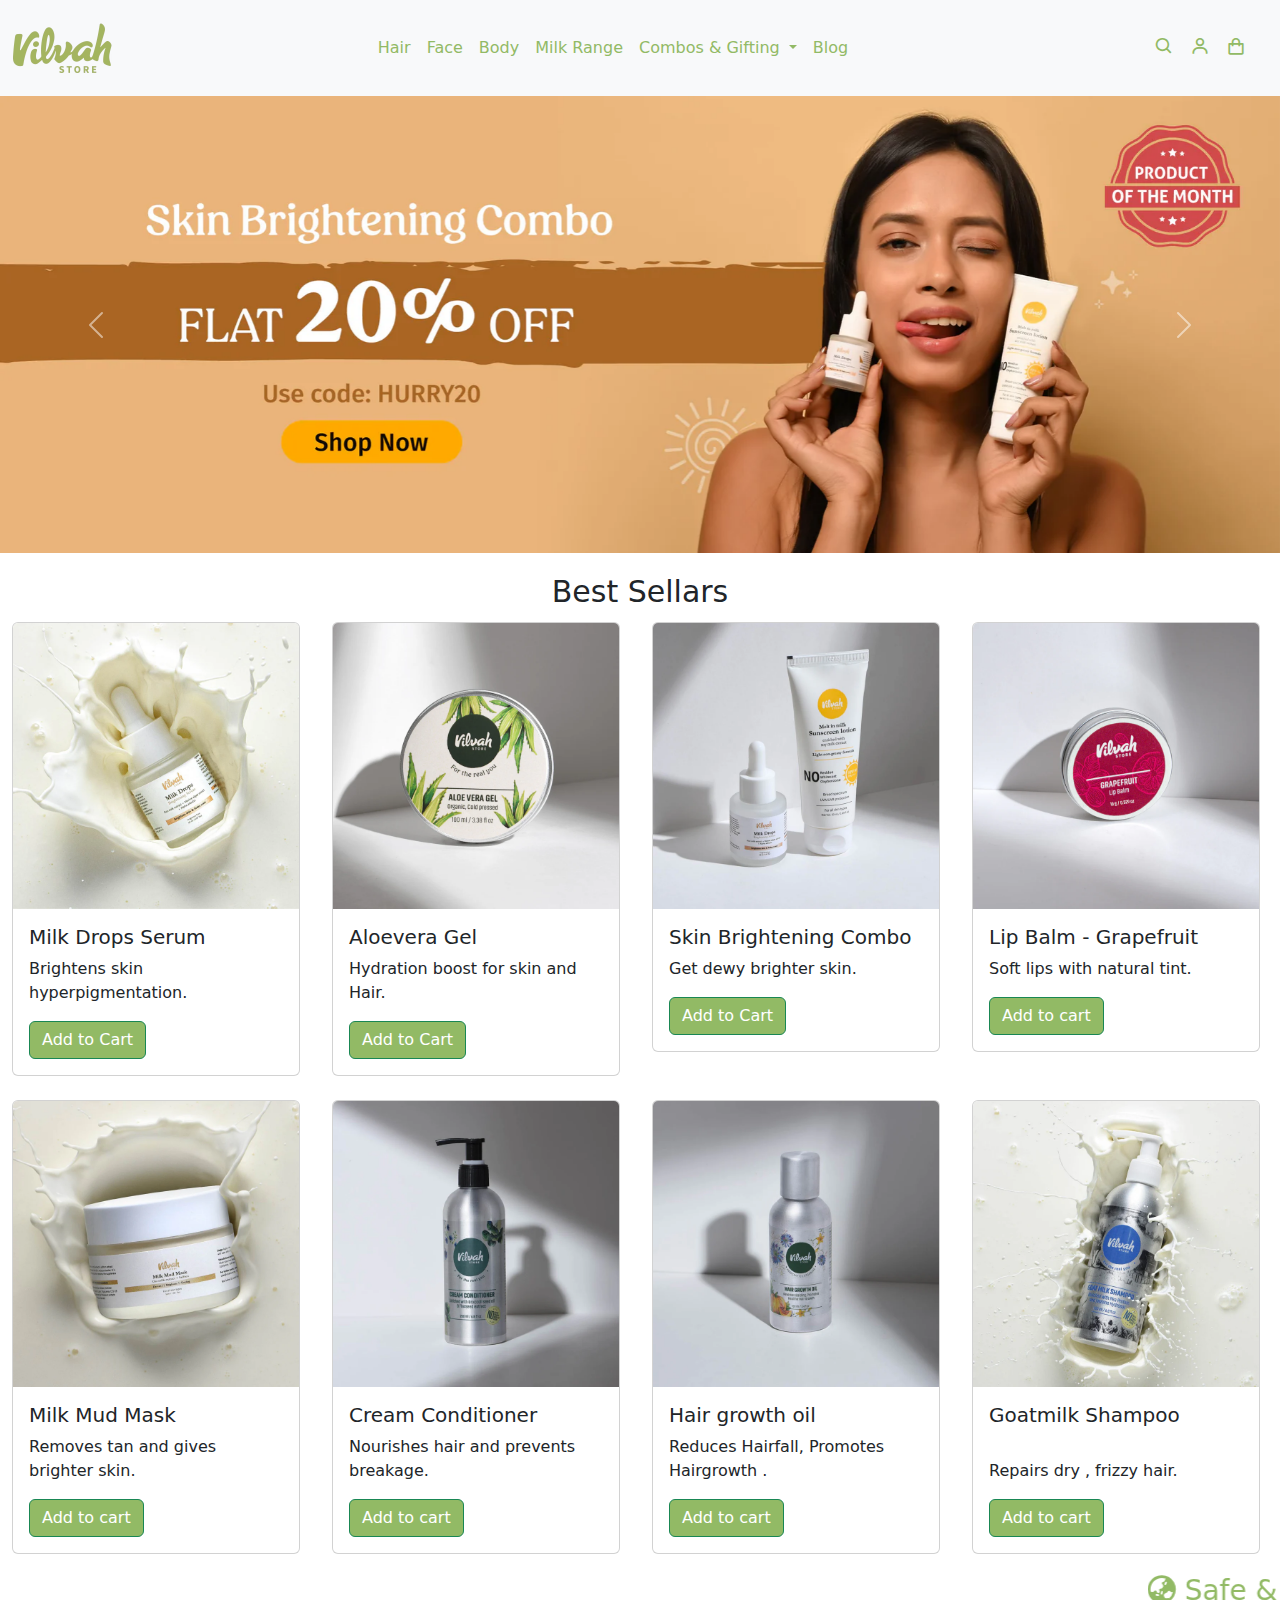
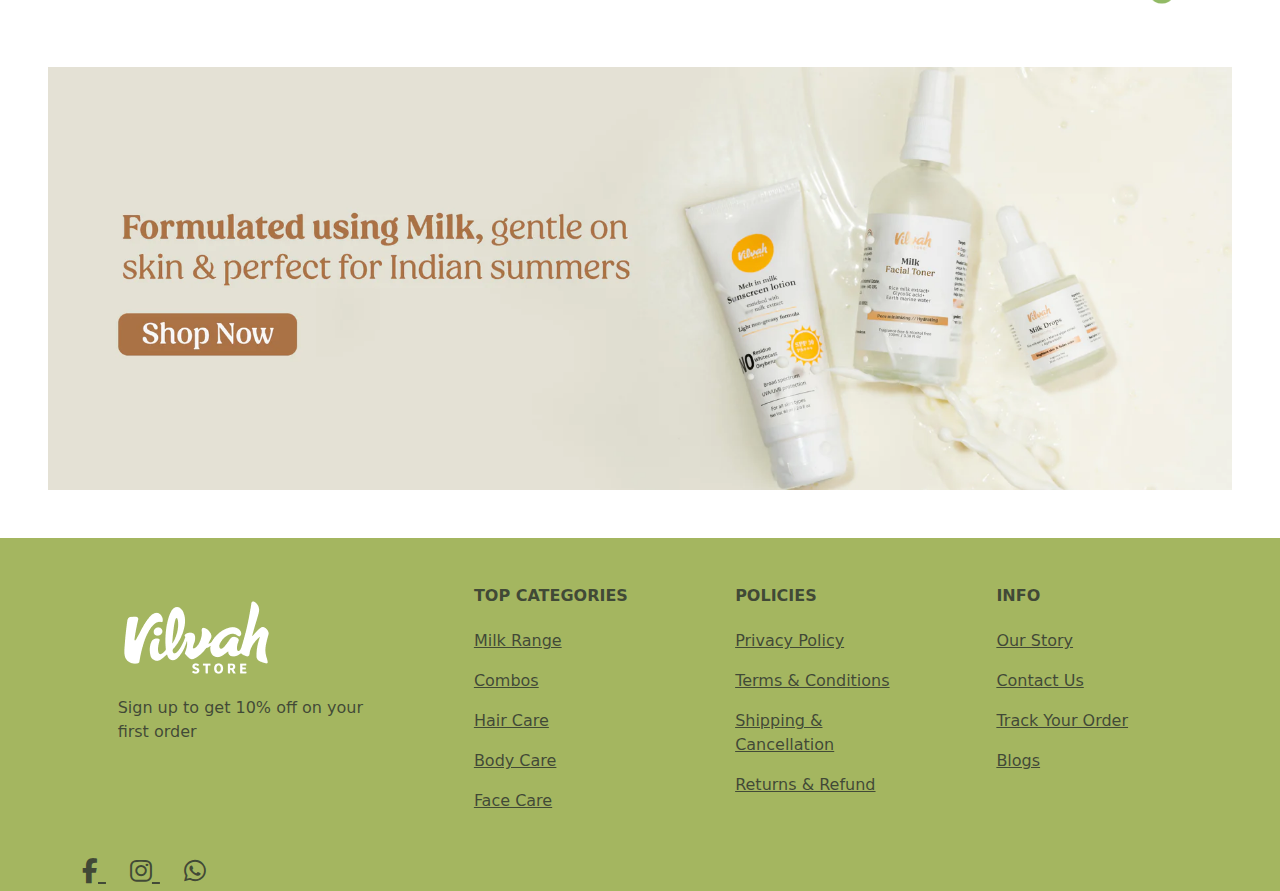
<file: login.html>
<!DOCTYPE html>
<html lang="en">
<head>
    <meta charset="UTF-8">
    <meta name="viewport" content="width=device-width, initial-scale=1.0">
    <link rel="icon" href="images/vilvah2.png">
    <title>Login vilvah store</title>
    <link rel="stylesheet" href="style.css">
    <link href="https://cdn.jsdelivr.net/npm/bootstrap@5.3.2/dist/css/bootstrap.min.css" rel="stylesheet">
    <link rel="stylesheet" href="https://cdnjs.cloudflare.com/ajax/libs/font-awesome/6.5.2/css/all.min.css">
    <script src="https://cdn.jsdelivr.net/npm/bootstrap@5.3.2/dist/js/bootstrap.bundle.min.js"></script>
    <script src="valid.js"></script>
    <link rel="stylesheet"  href="https://unpkg.com/boxicons@latest/css/boxicons.min.css">


</head>
<body>
    <nav class="navbar navbar-expand-lg bg-body-tertiary">
  <div class="container-fluid">
    <a class="navbar-brand" href="index.html"><img src="images/vilvah logo.png" width="100px"></a>
    <button class="navbar-toggler" type="button" data-bs-toggle="collapse" data-bs-target="#navbarSupportedContent" aria-controls="navbarSupportedContent" aria-expanded="false" aria-label="Toggle navigation">
      <span class="navbar-toggler-icon"></span>
    </button>
    <div class="collapse navbar-collapse" id="navbarSupportedContent">
      <ul class="navbar-nav mx-auto mb-2 mb-lg-0">
        <li class="nav-item">
          <a class="nav-link active" style="color: #92ba65;" aria-current="page" href="hair.html">Hair</a>
        </li>
        <li class="nav-item">
          <a class="nav-link" style="color: #92ba65;" href="face.html">Face</a>
        </li>
        <li class="nav-item">
            <a class="nav-link" style="color: #92ba65;" href="body.html">Body</a>
          </li>
          <li class="nav-item">
            <a class="nav-link" style="color: #92ba65;" href="milkrange.html">Milk Range</a>
          </li>
        <li class="nav-item dropdown">
          <a class="nav-link dropdown-toggle" style="color: #92ba65;" href="#" role="button" data-bs-toggle="dropdown" aria-expanded="false">
            Combos & Gifting
          </a>
          <ul class="dropdown-menu">
            <li><a class="dropdown-item" href="#">Face Care Combo</a></li>
            <li><a class="dropdown-item" href="#">Hair Care Combo</a></li>
            <li><a class="dropdown-item" href="#">Lip Care Combo</a></li>
            <li><hr class="dropdown-divider"></li>
            <li><a class="dropdown-item" href="#">Milk Giftset - EveryDay care</a></li>
            <li><a class="dropdown-item" href="#">BestSellers Gift</a></li>
          </ul>
        </li>
        <li class="nav-item">
          <a class="nav-link" style="color: #92ba65;" href="blog.html" aria-current="true">Blog</a>
        </li>
      </ul>
      <ul class="navbar-nav sm-icons fs-5 ps-5 " role="search" >
        <a class="nav-link" style="color: #92ba65;"><i class='bx bx-search'></i></a>
        <a class="nav-link" data-bs-toggle="modal" data-bs-target="#loginModal" style="color: #92ba65;"><i class='bx bx-user'></i></a>
        <a class="nav-link" style="color: #92ba65; width: 50px;"><i class='bx bx-shopping-bag' ></i></a>
    </ul>
    
    </div>
  </div>
</nav>
<div id="carouselExample" class="carousel slide">
  <div class="carousel-inner">
    <div class="carousel-item active">
      <img src="images/banner2.png" class="d-block w-100" alt="...">
    </div>
    <div class="carousel-item">
      <img src="images/banner1.png" class="d-block w-100" alt="...">
    </div>
    <div class="carousel-item">
      <img src="images/banner3.png" class="d-block w-100" alt="...">
    </div>
    <div class="carousel-item">
      <img src="images/banner4.png" class="d-block w-100" alt="...">
    </div>
  </div>
  <button class="carousel-control-prev" type="button" data-bs-target="#carouselExample" data-bs-slide="prev">
    <span class="carousel-control-prev-icon" aria-hidden="true"></span>
    <span class="visually-hidden">Previous</span>
  </button>
  <button class="carousel-control-next" type="button" data-bs-target="#carouselExample" data-bs-slide="next">
    <span class="carousel-control-next-icon" aria-hidden="true"></span>
    <span class="visually-hidden">Next</span>
  </button>
</div>
<!--------products--------->
<div class="container-fluid " >
<div class="heading mt-3 mb-2" style="text-align: center; font-size: 30px; font-weight: 500;" > Best Sellars</div>
<div class="row row-cols-1 row-cols-md-3 g-4">
  <div class="col-md-3 h-100">
    <div class="card" style="width: 18rem;">
      <img src="images/product-1.png" class="card-img-top" alt="...">
      <div class="card-body">
        <h5 class="card-title">Milk Drops Serum</h5>
        <p class="card-text">Brightens skin  hyperpigmentation.</p>
        <a href="#" class="btn btn-success" style="background-color: #92ba65;">Add to Cart</a>
      </div>
    </div>
  </div>
  <div class="col-md-3">
    <div class="card" style="width: 18rem;">
      <img src="images/product-2.png" class="card-img-top" alt="...">
      <div class="card-body">
        <h5 class="card-title">Aloevera Gel</h5>
        <p class="card-text">Hydration boost for skin and Hair.</p>
        <a href="#" class="btn btn-success" style="background-color: #92ba65;">Add to Cart</a>
      </div>
    </div>
  </div>
  <div class="col-md-3">
    <div class="card" style="width: 18rem;">
      <img src="images/product-3.png" class="card-img-top" alt="...">
      <div class="card-body">
        <h5 class="card-title">Skin Brightening Combo</h5>
        <p class="card-text">Get dewy brighter skin.</p>
        <a href="#" class="btn btn-success" style="background-color: #92ba65;">Add to Cart</a>
      </div>
    </div>
  </div>
  <div class="col-md-3">
    <div class="card" style="width: 18rem;">
      <img src="images/product-4.png" class="card-img-top" alt="...">
      <div class="card-body">
        <h5 class="card-title">Lip Balm - Grapefruit</h5>
        <p class="card-text">Soft lips with natural tint.</p>
        <a href="#" class="btn btn-success" style="background-color: #92ba65;">Add to cart</a>
      </div>
    </div>
  </div>
  <div class="col-md-3">
    <div class="card" style="width: 18rem;">
      <img src="images/product-5.png" class="card-img-top" alt="...">
      <div class="card-body">
        <h5 class="card-title">Milk Mud Mask</h5>
        <p class="card-text">Removes tan and gives brighter skin.</p>
        <a href="#"  class="btn btn-success" style="background-color: #92ba65;">Add to cart</a>
      </div>
    </div>
  </div>
  <div class="col-md-3">
    <div class="card" style="width: 18rem;"> 
      <img src="images/product-6.png" class="card-img-top" alt="...">
      <div class="card-body">
        <h5 class="card-title">Cream Conditioner</h5>
        <p class="card-text">Nourishes hair and prevents breakage.</p>
        <a href="#" class="btn btn-success" style="background-color: #92ba65;">Add to cart</a>
      </div>
    </div>
  </div>
  <div class="col-md-3">
    <div class="card" style="width: 18rem;">
      <img src="images/product-7.png" class="card-img-top" alt="...">
      <div class="card-body">
        <h5 class="card-title">Hair growth oil</h5>
        <p class="card-text">Reduces Hairfall, Promotes Hairgrowth .</p>
        <a href="#" class="btn btn-success" style="background-color: #92ba65;">Add to cart</a>
      </div>
    </div>
  </div>
  <div class="col-md-3">
    <div class="card h-100" style="width: 18rem;">
      <img src="images/product-8.png" class="card-img-top" alt="...">
      <div class="card-body">
        <h5 class="card-title">Goatmilk Shampoo</h5> <br>
        <p class="card-text">Repairs dry , frizzy hair.</p>
        <a href="#" class="btn btn-success" style="background-color: #92ba65;">Add to cart</a>
      </div>
    </div>
  </div>
</div>
</div>
<!------------marquee text----------->
<marquee class="fs-3 mt-3 "  width="100%" direction="left" behavior="scroll" scrollamount="15" style="color: #92ba65; ">
<span ><i class="fa-solid fa-earth-asia"></i> Safe & Sustainable      </span>
<span > <i class="fa-brands fa-react"></i> High Performance Formulation </span>
<span><i class="fa-solid fa-sun"></i> For the real you </span>
 <span><i class="fa-solid fa-droplet"></i> Binge on milk   </span>
</marquee>


<!-------------small banner----------------->
<div class="rounded-10 m-5"><img src="images/small-banner.png" class="img-fluid" >
</div>
<!--------footer--------->
<footer class="text-center text-lg-start bg-body-tertiary text-muted " >
 
 <section class="mt-5" style="background-color: #a4b660;">
  <div class="container text-center text-md-start ">
    <div class="row ">
      <div class="col-md-3 col-lg-4 col-xl-3 mx-auto mb-4 mt-5">
        <img src="images/white-logo.png" alt="">
        <p>Sign up to get 10% off on your first order</p>
      </div>
      <div class="col-md-2 col-lg-2 col-xl-2 mx-auto mb-4 mt-5">
        <h6 class="text-uppercase fw-bold mb-4">Top Categories</h6>
         <p>
          <a href="#" class="text-reset">Milk Range</a>
         </p>
         <p><a href="#" class="text-reset">Combos</a></p>
         <p><a href="#" class="text-reset">Hair Care</a></p>
         <p><a href="#" class="text-reset">Body Care</a></p>
         <p><a href="#" class="text-reset">Face Care</a></p>
      </div>
      <div class="col-md-3 col-lg-2 col-xl-2 mx-auto mb-4 mt-5">
        <h6 class="text-uppercase fw-bold mb-4">policies</h6>
          <p>
            <a href="#" class="text-reset">Privacy Policy</a>
          </p>
          <p><a href="#" class="text-reset">Terms & Conditions</a></p>
          <p><a href="#" class="text-reset">Shipping & Cancellation</a></p>
          <p><a href="#" class="text-reset">Returns & Refund</a></p>
        </div>
        <div class="col-md-3 col-lg-2 col-xl-2 mx-auto mb-4 mt-5">
          <h6 class="text-uppercase fw-bold mb-4">Info</h6>
          <p><a href="#" class="text-reset">Our Story</a></p>
          <p><a href="#" class="text-reset">Contact Us</a></p>
          <p><a href="#" class="text-reset">Track Your Order</a></p>
          <p><a href="#" class="text-reset">Blogs</a></p>
    </div>
    <div style="font-size: 25px;">
      <a href="" class="me-4 text-reset" >
        <i class="fab fa-facebook-f"></i>
      </a>
      <a href="" class="me-4 text-reset">
        <i class="fab fa-instagram"></i>
      </a>
      <a href="" class="me-4 text-reset">
        <i class="fab fa-whatsapp"></i>
      </a>
  </div>
  </div>
 </section>
</footer>

<div class="modal fade" id="loginModal" tabindex="-1" role="dialog" aria-labelledby="exampleModalLabel" aria-hidden="true">
  <div class="modal-dialog modal-dialog-centered" role="document">
      <div class="modal-content">
          <div class="modal-header border-bottom-0">
              <button type="button" class="close d-flex justify-content-right" data-dismiss="modal" aria-label="Close">
                  <span aria-hidden="true">×</span>
              </button>
          </div>
          <div class="modal-body">
              <div class="form-title text-center">
                  <a class="d-flex justify-content-center"><img src="images/vilvah logo.png" width="100px"></a>
              </div>
              <div class="d-flex flex-column text-center">
                  <form id="loginForm" onsubmit="return validateForm()">
                      <div class="form-group">
                          <input type="email" class="form-control" id="email1" placeholder="Your email address..."> <br>
                          <div id="email_error" style="color:red; display:none;">Please fill up your Email</div>
                      </div>
                      <div class="form-group">
                          <input type="password" class="form-control" id="password1" placeholder="Your password..."> <br>
                          <div id="pass_error" style="color:red; display:none;">Please fill up your Password</div>
                      </div>
                      <button type="submit" style="background-color: #92ba65;" class="btn btn-block btn-round">Login</button>
                  </form>

                  <div class="text-center text-muted delimiter">or use a social network</div>
                  <div class="d-flex justify-content-center social-buttons">
                      <button type="button" class="btn btn-round" data-toggle="tooltip" data-placement="top" title="Twitter">
                          <i class="fab fa-twitter"></i>
                      </button>
                      <button type="button" class="btn btn-round" data-toggle="tooltip" data-placement="top" title="Facebook">
                          <i class="fab fa-facebook"></i>
                      </button>
                      <button type="button" class="btn btn-round" data-toggle="tooltip" data-placement="top" title="Linkedin">
                          <i class="fab fa-linkedin"></i>
                      </button>
                  </div>
              </div>
          </div>
          <div class="modal-footer d-flex justify-content-center">
              <div class="signup-section">Not a member yet? <a href="#a" style="color: #92ba65;"> Sign Up</a>.</div>
          </div>
      </div>
  </div>
</div>

   
  

















  









</body>
</html>
</file>
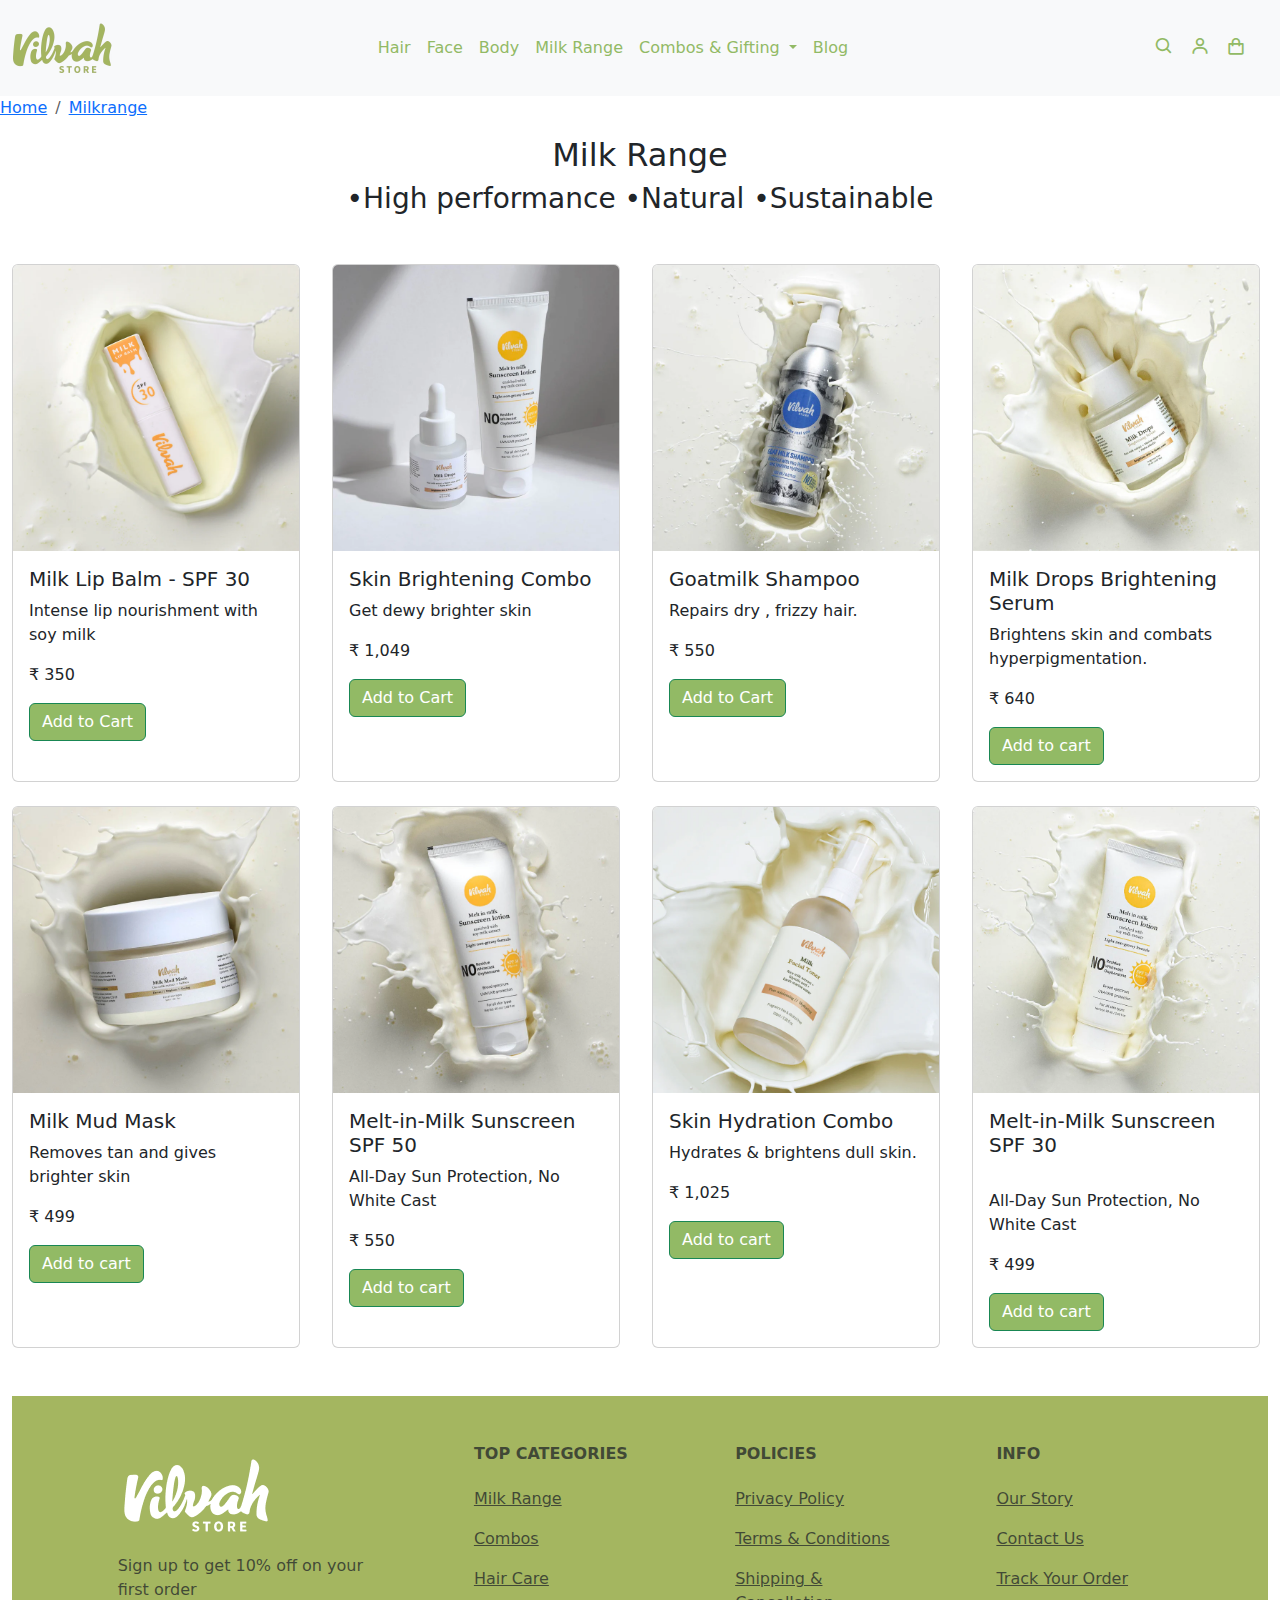
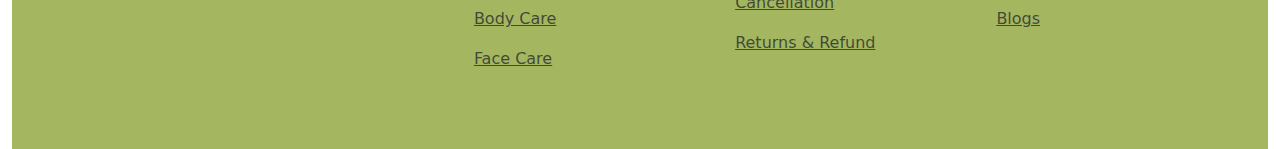
<file: milkrange.html>
<!DOCTYPE html>
<html lang="en">
<head>
    <meta charset="UTF-8">
    <meta name="viewport" content="width=device-width, initial-scale=1.0">
    <link rel="icon" href="images/vilvah2.png">
    <title>Milk based products</title>
    <link rel="stylesheet" href="style.css">
    <link href="https://cdn.jsdelivr.net/npm/bootstrap@5.3.2/dist/css/bootstrap.min.css" rel="stylesheet">
 <script src="https://cdn.jsdelivr.net/npm/bootstrap@5.3.2/dist/js/bootstrap.bundle.min.js"></script>
 <link rel="stylesheet"  href="https://unpkg.com/boxicons@latest/css/boxicons.min.css">


</head>
<body>
    <nav class="navbar navbar-expand-lg bg-body-tertiary">
  <div class="container-fluid">
    <a class="navbar-brand" href="index.html"><img src="images/vilvah logo.png" width="100px"></a>
    <button class="navbar-toggler" type="button" data-bs-toggle="collapse" data-bs-target="#navbarSupportedContent" aria-controls="navbarSupportedContent" aria-expanded="false" aria-label="Toggle navigation">
      <span class="navbar-toggler-icon"></span>
    </button>
    <div class="collapse navbar-collapse" id="navbarSupportedContent">
      <ul class="navbar-nav mx-auto mb-2 mb-lg-0">
        <li class="nav-item">
          <a class="nav-link active" style="color: #92ba65;" aria-current="page" href="hair.html">Hair</a>
        </li>
        <li class="nav-item">
          <a class="nav-link" style="color: #92ba65;" href="face.html">Face</a>
        </li>
        <li class="nav-item">
            <a class="nav-link" style="color: #92ba65;" href="body.html">Body</a>
          </li>
          <li class="nav-item">
            <a class="nav-link" style="color: #92ba65;" href="milkrange.html">Milk Range</a>
          </li>
        <li class="nav-item dropdown">
          <a class="nav-link dropdown-toggle" style="color: #92ba65;" href="#" role="button" data-bs-toggle="dropdown" aria-expanded="false">
            Combos & Gifting
          </a>
          <ul class="dropdown-menu">
            <li><a class="dropdown-item" href="#">Face Care Combo</a></li>
            <li><a class="dropdown-item" href="#">Hair Care Combo</a></li>
            <li><a class="dropdown-item" href="#">Lip Care Combo</a></li>
            <li><hr class="dropdown-divider"></li>
            <li><a class="dropdown-item" href="#">Milk Giftset - EveryDay care</a></li>
            <li><a class="dropdown-item" href="#">BestSellers Gift</a></li>
          </ul>
        </li>
        <li class="nav-item">
          <a class="nav-link" style="color: #92ba65;" href="blog.html" aria-current="true">Blog</a>
        </li>
      </ul>
      <ul class="navbar-nav sm-icons fs-5 ps-5 " role="search" >
        <a class="nav-link" style="color: #92ba65;"><i class='bx bx-search'></i></a>
        <a class="nav-link" style="color: #92ba65;"><i class='bx bx-user'></i></a>
        <a class="nav-link" style="color: #92ba65; width: 50px;"><i class='bx bx-shopping-bag' ></i></a>
      </ul>
    </div>
  </div>
</nav>
<nav aria-label="breadcrumb">
    <ol class="breadcrumb">
      <li class="breadcrumb-item" style="color: #92ba65;"><a href="#">Home</a></li>
      <li class="breadcrumb-item active" style="color: #92ba65;"><a href="#">Milkrange</a></li>
    </ol>
  </nav>
 <!----------small header-------------->
 <h2 class="text-center">Milk Range</h2>
 <h3 class="text-center">•High performance •Natural •Sustainable</h3>
 
 
 <!--------products--------->
 <div class="container-fluid mt-5 " >
   <div class="row row-cols-1 row-cols-md-3 g-4">
     <div class="col-md-3 ">
       <div class="card h-100" style="width: 18rem;">
         <img src="images/product-m1.png" class="card-img-top" alt="...">
         <div class="card-body">
           <h5 class="card-title">Milk Lip Balm - SPF 30 </h5>
           <p class="card-text">Intense lip nourishment with soy milk</p>
           <p class="card-price"> ₹ 350</p>
           <a href="#" class="btn btn-success" style="background-color: #92ba65;">Add to Cart</a>
         </div>
       </div>
     </div>
     <div class="col-md-3">
       <div class="card h-100" style="width: 18rem;">
         <img src="images/product-m2.png" class="card-img-top" alt="...">
         <div class="card-body">
           <h5 class="card-title">Skin Brightening Combo</h5>
           <p class="card-text">Get dewy brighter skin</p>
           <p class="card-price">₹ 1,049</p>
           <a href="#" class="btn btn-success" style="background-color: #92ba65;">Add to Cart</a>
         </div>
       </div>
     </div>
     <div class="col-md-3">
       <div class="card h-100" style="width: 18rem;">
         <img src="images/product-m3.png" class="card-img-top" alt="...">
         <div class="card-body">
           <h5 class="card-title">Goatmilk Shampoo </h5>
           <p class="card-text">Repairs dry , frizzy hair.</p>
           <p class="card-price">₹ 550</p>
           <a href="#" class="btn btn-success" style="background-color: #92ba65;">Add to Cart</a>
         </div>
       </div>
     </div>
     <div class="col-md-3">
       <div class="card h-100" style="width: 18rem;">
         <img src="images/product-m4.png" class="card-img-top" alt="...">
         <div class="card-body">
           <h5 class="card-title">Milk Drops Brightening Serum</h5>
           <p class="card-text">Brightens skin and combats hyperpigmentation.</p>
           <p class="card-price">₹ 640</p>
           <a href="#" class="btn btn-success" style="background-color: #92ba65;">Add to cart</a>
         </div>
       </div>
     </div>
     <div class="col-md-3">
       <div class="card h-100" style="width: 18rem;">
         <img src="images/product-m5.png" class="card-img-top" alt="...">
         <div class="card-body">
           <h5 class="card-title">Milk Mud Mask </h5>
           <p class="card-text">Removes tan and gives brighter skin</p>
           <p class="card-price">₹ 499</p>
           <a href="#"  class="btn btn-success" style="background-color: #92ba65;">Add to cart</a>
         </div>
       </div>
     </div>
     <div class="col-md-3">
       <div class="card h-100" style="width: 18rem;"> 
         <img src="images/product-m6.png" class="card-img-top" alt="...">
         <div class="card-body">
           <h5 class="card-title">Melt-in-Milk Sunscreen SPF 50</h5>
           <p class="card-text">All-Day Sun Protection, No White Cast</p>
           <p class="card-price">₹ 550</p>
           <a href="#" class="btn btn-success" style="background-color: #92ba65;">Add to cart</a>
         </div>
       </div>
     </div>
     <div class="col-md-3">
       <div class="card h-100" style="width: 18rem;">
         <img src="images/product-m7.png" class="card-img-top" alt="...">
         <div class="card-body">
           <h5 class="card-title">Skin Hydration Combo</h5>
           <p class="card-text">Hydrates & brightens dull skin.</p>
           <p class="card-price">₹ 1,025</p>
           <a href="#" class="btn btn-success" style="background-color: #92ba65;">Add to cart</a>
         </div>
       </div>
     </div>
     <div class="col-md-3">
       <div class="card h-100" style="width: 18rem;">
         <img src="images/product-m8.png" class="card-img-top" alt="...">
         <div class="card-body">
           <h5 class="card-title">Melt-in-Milk Sunscreen SPF 30</h5> <br>
           <p class="card-text">All-Day Sun Protection, No White Cast</p>
           <p class="card-price">₹ 499</p>
           <a href="#" class="btn btn-success" style="background-color: #92ba65;">Add to cart</a>
         </div>
       </div>
 
    </div>
 </div>
 
 
 
 
   <!--------footer--------->
 <footer class="text-center text-lg-start bg-body-tertiary text-muted " >
    
   <section class="mt-5" style="background-color: #a4b660;">
    <div class="container text-center text-md-start ">
      <div class="row ">
        <div class="col-md-3 col-lg-4 col-xl-3 mx-auto mb-4 mt-5">
          <img src="images/white-logo.png" alt="">
          <p>Sign up to get 10% off on your first order</p>
        </div>
        <div class="col-md-2 col-lg-2 col-xl-2 mx-auto mb-4 mt-5">
          <h6 class="text-uppercase fw-bold mb-4">Top Categories</h6>
           <p>
            <a href="#" class="text-reset">Milk Range</a>
           </p>
           <p><a href="#" class="text-reset">Combos</a></p>
           <p><a href="#" class="text-reset">Hair Care</a></p>
           <p><a href="#" class="text-reset">Body Care</a></p>
           <p><a href="#" class="text-reset">Face Care</a></p>
        </div>
        <div class="col-md-3 col-lg-2 col-xl-2 mx-auto mb-4 mt-5">
          <h6 class="text-uppercase fw-bold mb-4">policies</h6>
            <p>
              <a href="#" class="text-reset">Privacy Policy</a>
            </p>
            <p><a href="#" class="text-reset">Terms & Conditions</a></p>
            <p><a href="#" class="text-reset">Shipping & Cancellation</a></p>
            <p><a href="#" class="text-reset">Returns & Refund</a></p>
          </div>
          <div class="col-md-3 col-lg-2 col-xl-2 mx-auto mb-4 mt-5">
            <h6 class="text-uppercase fw-bold mb-4">Info</h6>
            <p><a href="#" class="text-reset">Our Story</a></p>
            <p><a href="#" class="text-reset">Contact Us</a></p>
            <p><a href="#" class="text-reset">Track Your Order</a></p>
            <p><a href="#" class="text-reset">Blogs</a></p>
      </div>
      <div style="font-size: 25px;">
        <a href="" class="me-4 text-reset" >
          <i class="fab fa-facebook-f"></i>
        </a>
        <a href="" class="me-4 text-reset">
          <i class="fab fa-instagram"></i>
        </a>
        <a href="" class="me-4 text-reset">
          <i class="fab fa-whatsapp"></i>
        </a>
    </div>
    </div>
   </section>
 </footer>
</body>
</html>
</file>
<file: style.css>
/*------breadcrumbs style-----------*/
.breadcrumb{
          
    color: black;
    text-decoration: none;
 }
 #more {display: none;}
  

.container{
    width: 100%;
    
}


 .container-options {
	display: flex;
	justify-content: center;
	gap: 2rem;
	margin-bottom: 1rem;
}

.container-options span {
	color: #777;
	background-color: #fff;
	padding: 0.7rem 3rem;
	font-size: 1rem;
	text-transform: capitalize;
	cursor: pointer;
}

.container-options span:hover {
	background-color: var(--primary-color);
	color: #fff;
}

.container-options span.active {
	background-color: var(--primary-color);
	color: #fff;
}
</file>
